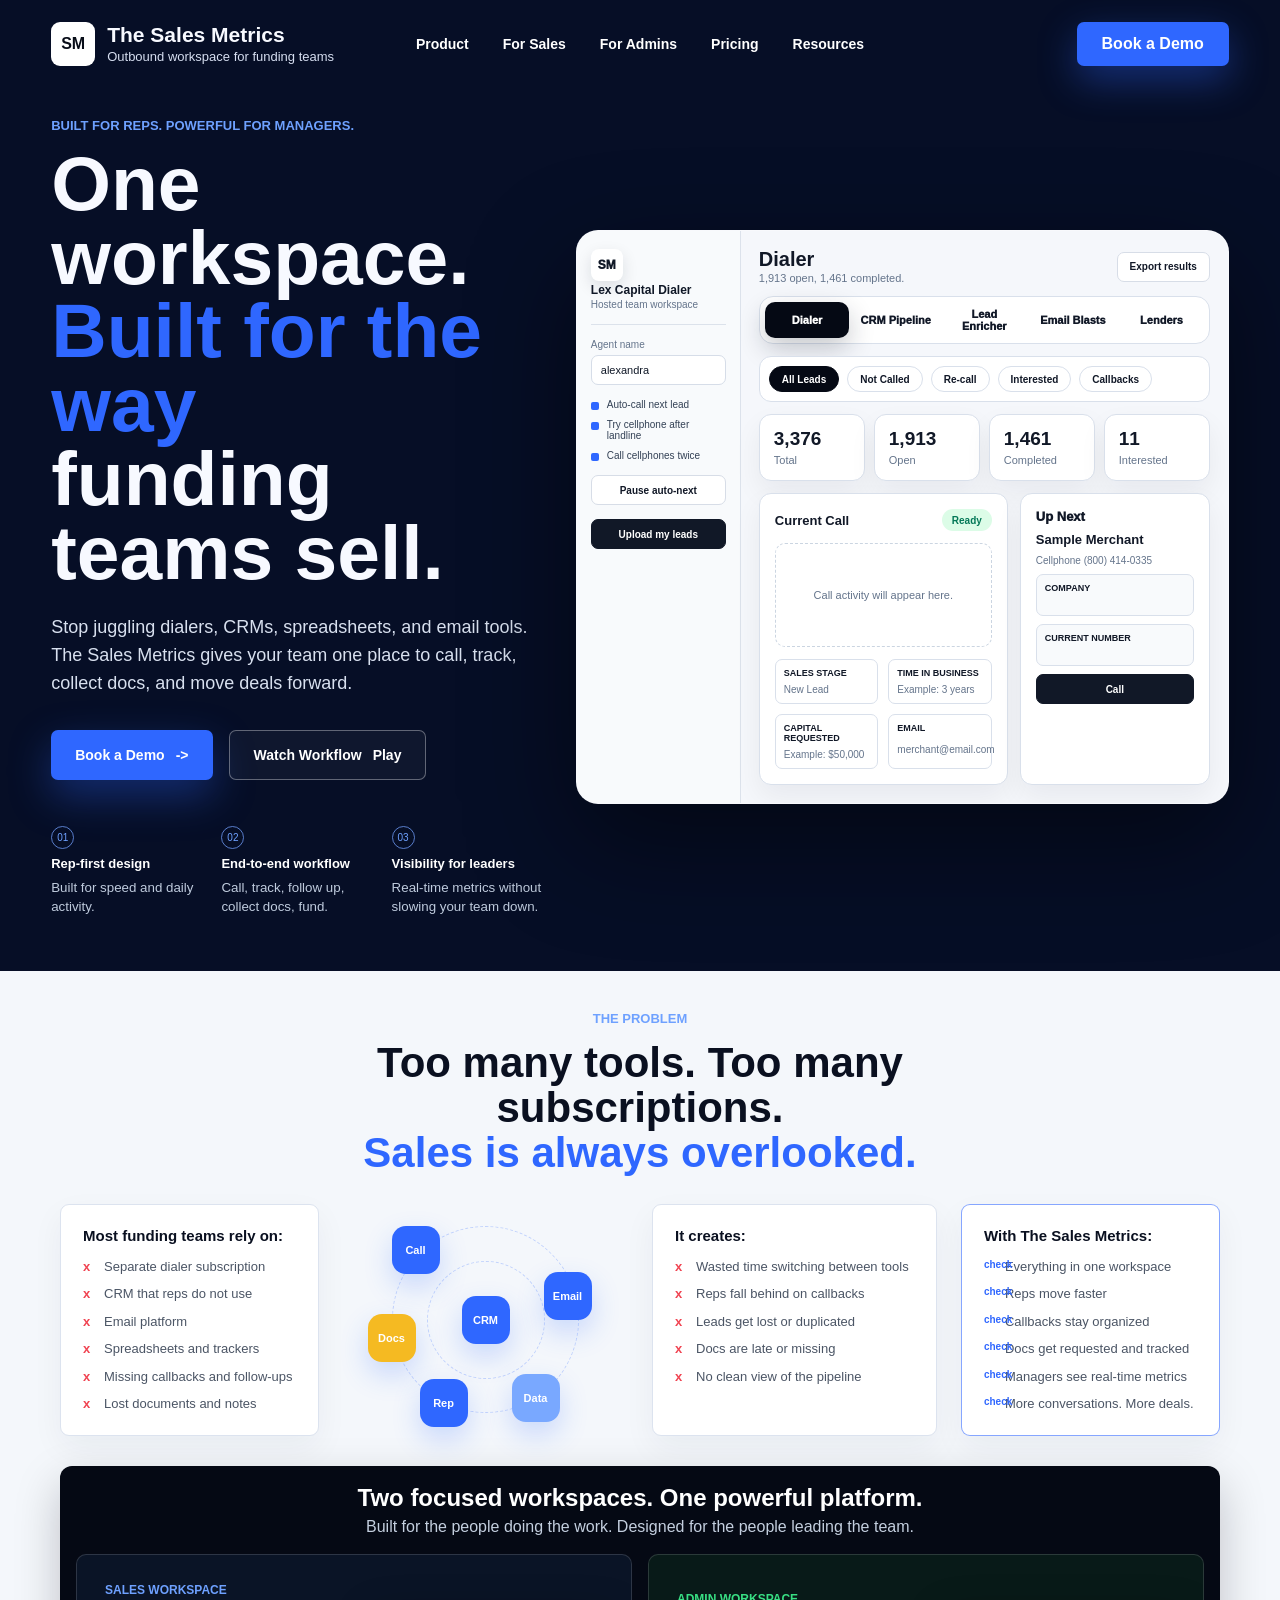
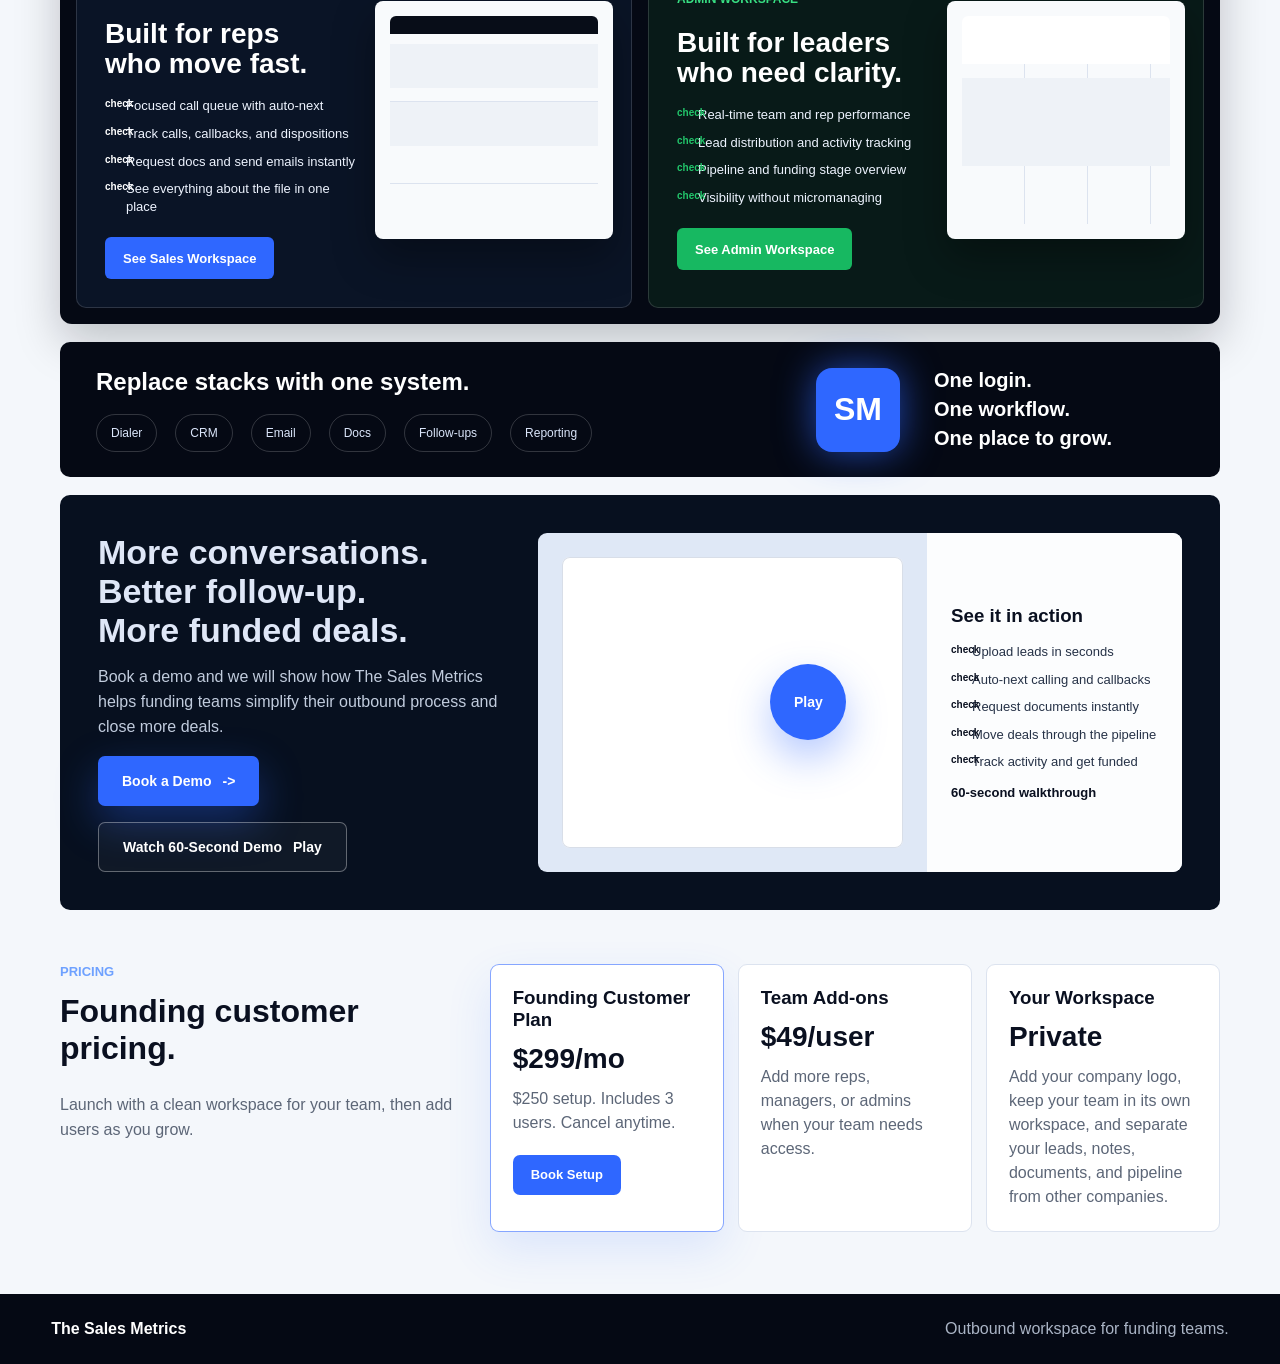
<file: index.html>
<!doctype html>
<html lang="en">
<head>
  <meta charset="utf-8">
  <meta name="viewport" content="width=device-width, initial-scale=1">
  <title>The Sales Metrics | Funding Dialer and CRM Workspace</title>
  <meta name="description" content="The Sales Metrics is an outbound workspace for funding teams: dialer, CRM pipeline, documents, follow-ups, reporting, and email tools in one platform.">
  <link rel="stylesheet" href="styles.css">
</head>
<body>
  <header class="site-header">
    <a class="brand" href="#top" aria-label="The Sales Metrics home">
      <span class="brand-mark">SM</span>
      <span>
        <strong>The Sales Metrics</strong>
        <small>Outbound workspace for funding teams</small>
      </span>
    </a>
    <nav class="nav-links" aria-label="Primary navigation">
      <a href="#product">Product</a>
      <a href="#sales">For Sales</a>
      <a href="#admins">For Admins</a>
      <a href="#pricing">Pricing</a>
      <a href="#resources">Resources</a>
    </nav>
    <a class="header-action" href="mailto:alexandra@lexcapitalgroup.net?subject=The%20Sales%20Metrics%20demo">Book a Demo</a>
  </header>

  <main id="top">
    <section class="hero">
      <div class="hero-copy">
        <p class="eyebrow">Built for reps. Powerful for managers.</p>
        <h1>One workspace.<br><span>Built for the way</span><br>funding teams sell.</h1>
        <p>Stop juggling dialers, CRMs, spreadsheets, and email tools. The Sales Metrics gives your team one place to call, track, collect docs, and move deals forward.</p>
        <div class="hero-actions">
          <a class="primary-action" href="mailto:alexandra@lexcapitalgroup.net?subject=The%20Sales%20Metrics%20demo">Book a Demo <span>-></span></a>
          <a class="secondary-action" href="#demo">Watch Workflow <span>Play</span></a>
        </div>
        <div class="hero-points">
          <article>
            <span>01</span>
            <strong>Rep-first design</strong>
            <small>Built for speed and daily activity.</small>
          </article>
          <article>
            <span>02</span>
            <strong>End-to-end workflow</strong>
            <small>Call, track, follow up, collect docs, fund.</small>
          </article>
          <article>
            <span>03</span>
            <strong>Visibility for leaders</strong>
            <small>Real-time metrics without slowing your team down.</small>
          </article>
        </div>
      </div>

      <div class="hero-product" aria-label="Interactive The Sales Metrics product preview">
        <div class="interactive-preview" data-active-preview="dialer">
          <aside class="preview-rail">
            <div class="preview-logo">
              <span>SM</span>
              <strong>Lex Capital Dialer</strong>
              <small>Hosted team workspace</small>
            </div>
            <div class="preview-field">
              <small>Agent name</small>
              <span>alexandra</span>
            </div>
            <div class="preview-checks">
              <span>Auto-call next lead</span>
              <span>Try cellphone after landline</span>
              <span>Call cellphones twice</span>
            </div>
            <button type="button">Pause auto-next</button>
            <button type="button">Upload my leads</button>
          </aside>

          <section class="preview-workspace">
            <div class="preview-header">
              <div>
                <h3 data-preview-title>Dialer</h3>
                <p data-preview-subtitle>1,913 open, 1,461 completed.</p>
              </div>
              <button type="button">Export results</button>
            </div>

            <div class="preview-nav" role="tablist" aria-label="Preview sections">
              <button class="is-active" type="button" data-preview-tab="dialer">Dialer</button>
              <button type="button" data-preview-tab="pipeline">CRM Pipeline</button>
              <button type="button" data-preview-tab="enrichment">Lead Enricher</button>
              <button type="button" data-preview-tab="campaigns">Email Blasts</button>
              <button type="button" data-preview-tab="lenders">Lenders</button>
            </div>

            <div class="preview-pills" data-preview-pills>
              <button class="is-active" type="button">All Leads</button>
              <button type="button">Not Called</button>
              <button type="button">Re-call</button>
              <button type="button">Interested</button>
              <button type="button">Callbacks</button>
            </div>

            <div class="preview-stats" data-preview-stats>
              <article><strong>3,376</strong><small>Total</small></article>
              <article><strong>1,913</strong><small>Open</small></article>
              <article><strong>1,461</strong><small>Completed</small></article>
              <article><strong>11</strong><small>Interested</small></article>
            </div>

            <div class="preview-body" data-preview-body>
              <div class="preview-panel main-panel">
                <div class="panel-title">
                  <strong>Current Call</strong>
                  <span>Ready</span>
                </div>
                <div class="call-placeholder">Call activity will appear here.</div>
                <div class="mini-form">
                  <label>Sales stage<span>New Lead</span></label>
                  <label>Time in business<span>Example: 3 years</span></label>
                  <label>Capital requested<span>Example: $50,000</span></label>
                  <label>Email<span>merchant@email.com</span></label>
                </div>
              </div>
              <aside class="preview-panel next-card">
                <span>Up Next</span>
                <strong>Sample Merchant</strong>
                <small>Cellphone (800) 414-0335</small>
                <div>Company</div>
                <div>Current number</div>
                <button type="button">Call</button>
              </aside>
            </div>
          </section>
        </div>
      </div>
    </section>

    <section class="problem" id="product">
      <p class="eyebrow center">The problem</p>
      <h2>Too many tools. Too many subscriptions.<br><span>Sales is always overlooked.</span></h2>
      <div class="problem-grid">
        <article class="list-card">
          <h3>Most funding teams rely on:</h3>
          <ul>
            <li>Separate dialer subscription</li>
            <li>CRM that reps do not use</li>
            <li>Email platform</li>
            <li>Spreadsheets and trackers</li>
            <li>Missing callbacks and follow-ups</li>
            <li>Lost documents and notes</li>
          </ul>
        </article>
        <article class="tool-orbit" aria-label="Disconnected sales tools">
          <span>Call</span><span>CRM</span><span>Email</span><span>Docs</span><span>Rep</span><span>Data</span>
        </article>
        <article class="list-card">
          <h3>It creates:</h3>
          <ul>
            <li>Wasted time switching between tools</li>
            <li>Reps fall behind on callbacks</li>
            <li>Leads get lost or duplicated</li>
            <li>Docs are late or missing</li>
            <li>No clean view of the pipeline</li>
          </ul>
        </article>
        <article class="list-card positive">
          <h3>With The Sales Metrics:</h3>
          <ul>
            <li>Everything in one workspace</li>
            <li>Reps move faster</li>
            <li>Callbacks stay organized</li>
            <li>Docs get requested and tracked</li>
            <li>Managers see real-time metrics</li>
            <li>More conversations. More deals.</li>
          </ul>
        </article>
      </div>
    </section>

    <section class="workspace-strip">
      <div class="section-title">
        <h2>Two focused workspaces. One powerful platform.</h2>
        <p>Built for the people doing the work. Designed for the people leading the team.</p>
      </div>
      <div class="workspace-grid">
        <article class="workspace-card sales-card" id="sales">
          <p class="card-label">Sales workspace</p>
          <h3>Built for reps<br>who move fast.</h3>
          <ul>
            <li>Focused call queue with auto-next</li>
            <li>Track calls, callbacks, and dispositions</li>
            <li>Request docs and send emails instantly</li>
            <li>See everything about the file in one place</li>
          </ul>
          <a href="mailto:alexandra@lexcapitalgroup.net?subject=Sales%20workspace%20demo">See Sales Workspace</a>
          <div class="small-preview sales-preview"></div>
        </article>
        <article class="workspace-card admin-card" id="admins">
          <p class="card-label">Admin workspace</p>
          <h3>Built for leaders<br>who need clarity.</h3>
          <ul>
            <li>Real-time team and rep performance</li>
            <li>Lead distribution and activity tracking</li>
            <li>Pipeline and funding stage overview</li>
            <li>Visibility without micromanaging</li>
          </ul>
          <a href="mailto:alexandra@lexcapitalgroup.net?subject=Admin%20workspace%20demo">See Admin Workspace</a>
          <div class="small-preview admin-preview"></div>
        </article>
      </div>
    </section>

    <section class="system-row" id="resources">
      <div>
        <h2>Replace stacks with one system.</h2>
        <div class="stack-flow">
          <span>Dialer</span><span>CRM</span><span>Email</span><span>Docs</span><span>Follow-ups</span><span>Reporting</span>
        </div>
      </div>
      <strong>SM</strong>
      <p>One login.<br>One workflow.<br>One place to grow.</p>
    </section>

    <section class="demo-panel" id="demo">
      <div>
        <h2>More conversations.<br>Better follow-up.<br>More funded deals.</h2>
        <p>Book a demo and we will show how The Sales Metrics helps funding teams simplify their outbound process and close more deals.</p>
        <div class="hero-actions">
          <a class="primary-action" href="mailto:alexandra@lexcapitalgroup.net?subject=The%20Sales%20Metrics%20demo">Book a Demo <span>-></span></a>
          <a class="secondary-action" href="mailto:alexandra@lexcapitalgroup.net?subject=60-second%20demo%20request">Watch 60-Second Demo <span>Play</span></a>
        </div>
      </div>
      <div class="demo-card">
        <a class="demo-play-button" href="mailto:alexandra@lexcapitalgroup.net?subject=60-second%20demo%20request">Play</a>
        <aside>
          <h3>See it in action</h3>
          <ul>
            <li>Upload leads in seconds</li>
            <li>Auto-next calling and callbacks</li>
            <li>Request documents instantly</li>
            <li>Move deals through the pipeline</li>
            <li>Track activity and get funded</li>
          </ul>
          <strong>60-second walkthrough</strong>
        </aside>
      </div>
    </section>

    <section class="pricing" id="pricing">
      <div>
        <p class="eyebrow">Pricing</p>
        <h2>Founding customer pricing.</h2>
        <p class="pricing-note">Launch with a clean workspace for your team, then add users as you grow.</p>
      </div>
      <div class="pricing-grid">
        <article class="featured-price">
          <h3>Founding Customer Plan</h3>
          <strong>$299/mo</strong>
          <p>$250 setup. Includes 3 users. Cancel anytime.</p>
          <a href="mailto:alexandra@lexcapitalgroup.net?subject=Founding%20customer%20plan">Book Setup</a>
        </article>
        <article>
          <h3>Team Add-ons</h3>
          <strong>$49/user</strong>
          <p>Add more reps, managers, or admins when your team needs access.</p>
        </article>
        <article>
          <h3>Your Workspace</h3>
          <strong>Private</strong>
          <p>Add your company logo, keep your team in its own workspace, and separate your leads, notes, documents, and pipeline from other companies.</p>
        </article>
      </div>
    </section>
  </main>

  <footer class="site-footer">
    <span>The Sales Metrics</span>
    <span>Outbound workspace for funding teams.</span>
  </footer>
  <script>
    const previewData = {
      dialer: {
        title: "Dialer",
        subtitle: "1,913 open, 1,461 completed.",
        pills: ["All Leads", "Not Called", "Re-call", "Interested", "Callbacks"],
        stats: [["3,376", "Total"], ["1,913", "Open"], ["1,461", "Completed"], ["11", "Interested"]],
        body: `
          <div class="preview-panel main-panel">
            <div class="panel-title"><strong>Current Call</strong><span>Ready</span></div>
            <div class="call-placeholder">Call activity will appear here.</div>
            <div class="mini-form">
              <label>Sales stage<span>New Lead</span></label>
              <label>Time in business<span>Example: 3 years</span></label>
              <label>Capital requested<span>Example: $50,000</span></label>
              <label>Email<span>merchant@email.com</span></label>
            </div>
          </div>
          <aside class="preview-panel next-card">
            <span>Up Next</span>
            <strong>Sample Merchant</strong>
            <small>Cellphone (800) 414-0335</small>
            <div>Company</div><div>Current number</div>
            <button type="button">Call</button>
          </aside>`
      },
      pipeline: {
        title: "CRM Pipeline",
        subtitle: "Track docs, lenders, offers, funding, and dead files.",
        pills: ["Docs Requested", "Docs Received", "With Lenders", "Offers", "Funded"],
        stats: [["204", "Active clients"], ["38", "With lenders"], ["14", "Offers"], ["6", "Funded"]],
        body: `
          <div class="preview-panel table-panel">
            <div class="panel-title"><strong>Pipeline Files</strong><span>Live</span></div>
            <div class="preview-row"><strong>Business Example 1</strong><span>Docs Requested</span><button type="button">Open File</button></div>
            <div class="preview-row"><strong>Business Example 2</strong><span>With Lenders</span><button type="button">Open File</button></div>
            <div class="preview-row"><strong>Business Example 3</strong><span>Offer Received</span><button type="button">Open File</button></div>
          </div>`
      },
      enrichment: {
        title: "Lead Enricher",
        subtitle: "Clean lead data before reps start calling.",
        pills: ["All Leads", "Needs Research", "Missing Email", "Missing Phone"],
        stats: [["3,078", "Leads"], ["618", "Need research"], ["412", "Missing email"], ["206", "Ready"]],
        body: `
          <div class="preview-panel table-panel">
            <div class="panel-title"><strong>Research Queue</strong><span>Auto enrich</span></div>
            <div class="preview-row"><strong>Best Day Ever Clothing</strong><span>3 missing</span><button type="button">Auto Enrich</button></div>
            <div class="preview-row"><strong>Abilities Diner</strong><span>Website found</span><button type="button">Save</button></div>
            <div class="preview-row"><strong>West Coast Funding</strong><span>Phone found</span><button type="button">Save</button></div>
          </div>`
      },
      campaigns: {
        title: "Email Blasts",
        subtitle: "Validate leads, send tests, and schedule daily batches.",
        pills: ["Audience", "Campaign", "Template", "Daily limit", "Send window"],
        stats: [["166", "Recipients"], ["151", "Validated"], ["25", "Daily limit"], ["0", "Invalid"]],
        body: `
          <div class="preview-panel table-panel">
            <div class="panel-title"><strong>Campaign Builder</strong><span>Ready</span></div>
            <div class="preview-row"><strong>Docs Request</strong><span>alexandra@lexcapitalgroup.net</span><button type="button">Send 25 Today</button></div>
            <div class="preview-row"><strong>Follow-up</strong><span>Validated leads only</span><button type="button">Send Test</button></div>
          </div>`
      },
      lenders: {
        title: "Lenders",
        subtitle: "Keep lender lists organized by category.",
        pills: ["Test", "A Lenders", "B Lenders", "B-to-C Lenders", "Other"],
        stats: [["92", "Total"], ["88", "Active"], ["4", "Inactive"], ["5", "Categories"]],
        body: `
          <div class="preview-panel table-panel">
            <div class="panel-title"><strong>Lender Book</strong><span>Shared</span></div>
            <div class="preview-row"><strong>Lender 1</strong><span>A Lenders</span><button type="button">Select</button></div>
            <div class="preview-row"><strong>Lender 2</strong><span>B Lenders</span><button type="button">Select</button></div>
            <div class="preview-row"><strong>Lender 3</strong><span>B-to-C Lenders</span><button type="button">Select</button></div>
          </div>`
      }
    };

    document.querySelectorAll("[data-preview-tab]").forEach((button) => {
      button.addEventListener("click", () => {
        const key = button.dataset.previewTab;
        const preview = previewData[key];
        document.querySelectorAll("[data-preview-tab]").forEach((tab) => tab.classList.toggle("is-active", tab === button));
        document.querySelector("[data-preview-title]").textContent = preview.title;
        document.querySelector("[data-preview-subtitle]").textContent = preview.subtitle;
        document.querySelector("[data-preview-pills]").innerHTML = preview.pills.map((pill, index) => `<button class="${index === 0 ? "is-active" : ""}" type="button">${pill}</button>`).join("");
        document.querySelector("[data-preview-stats]").innerHTML = preview.stats.map(([value, label]) => `<article><strong>${value}</strong><small>${label}</small></article>`).join("");
        document.querySelector("[data-preview-body]").innerHTML = preview.body;
      });
    });

    document.addEventListener("click", (event) => {
      const pill = event.target.closest("[data-preview-pills] button");
      if (!pill) return;
      pill.parentElement.querySelectorAll("button").forEach((button) => {
        button.classList.toggle("is-active", button === pill);
      });
    });
  </script>
</body>
</html>
</file>
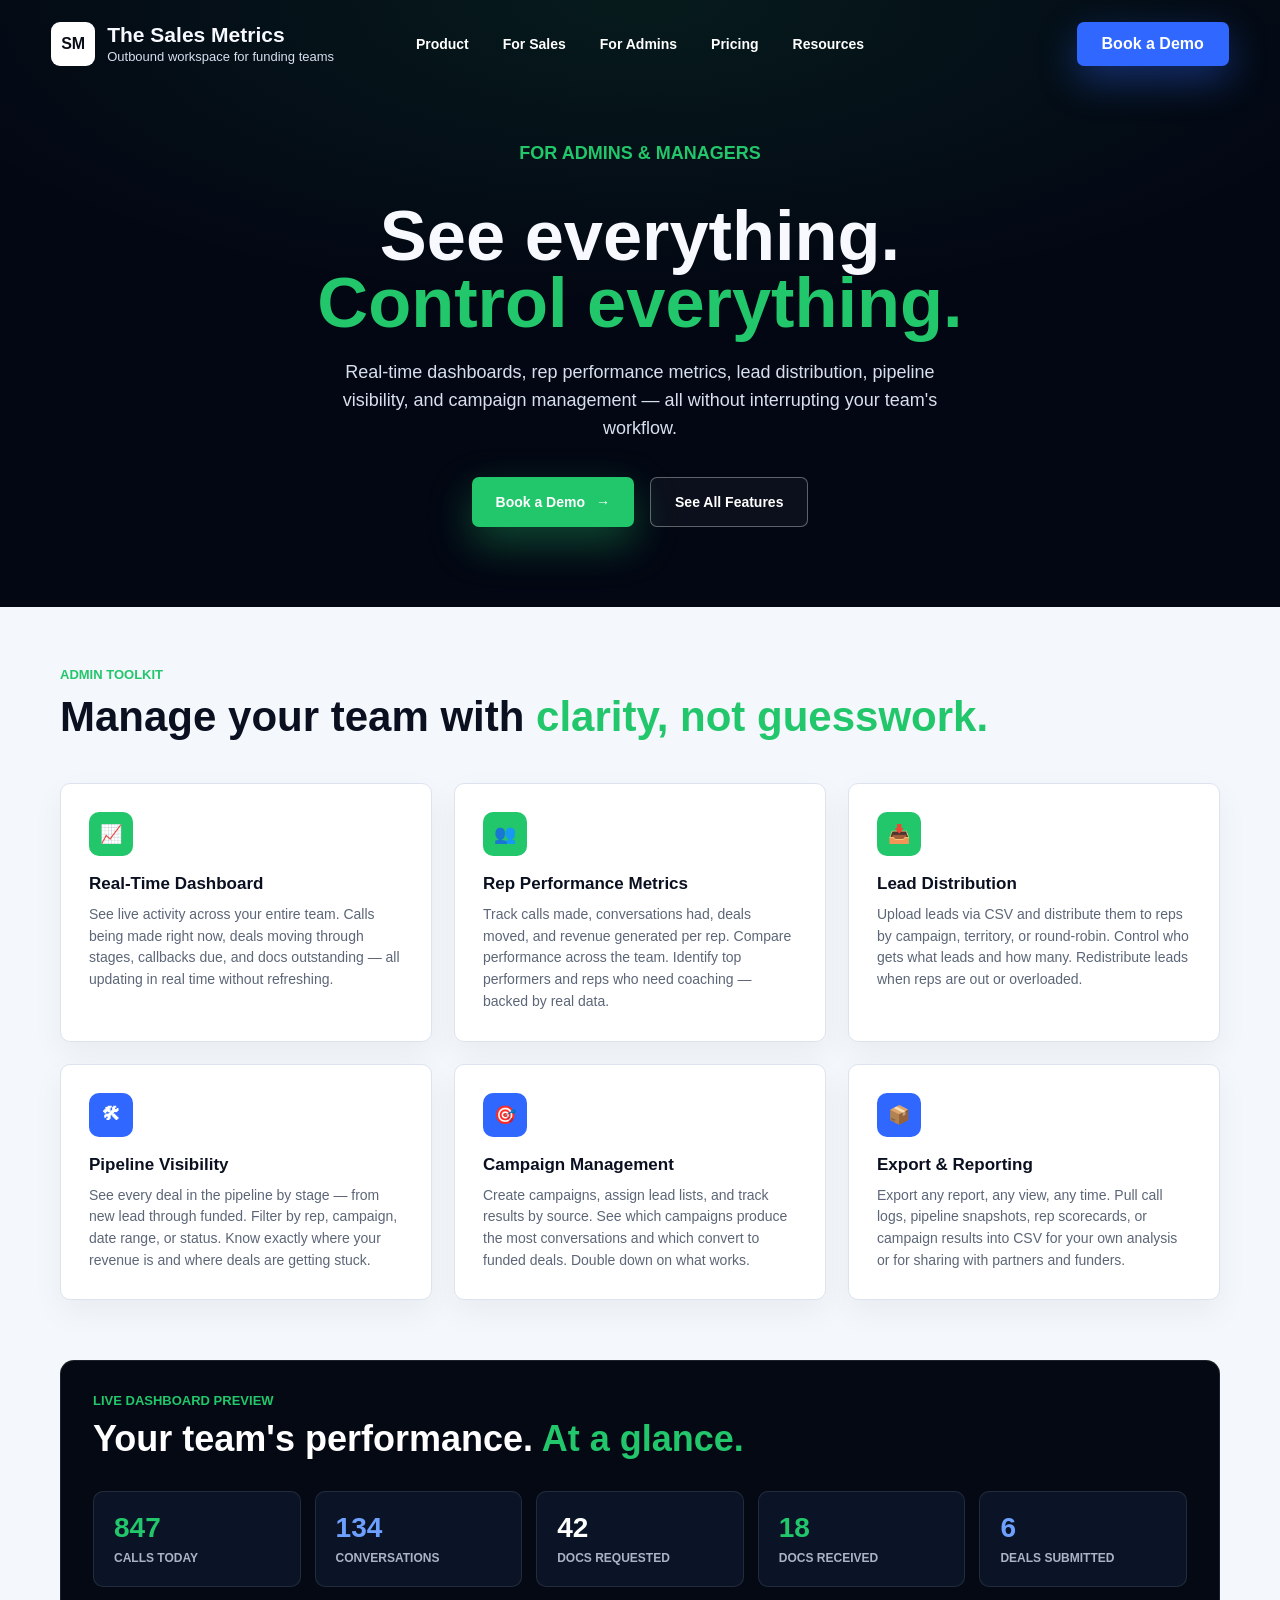
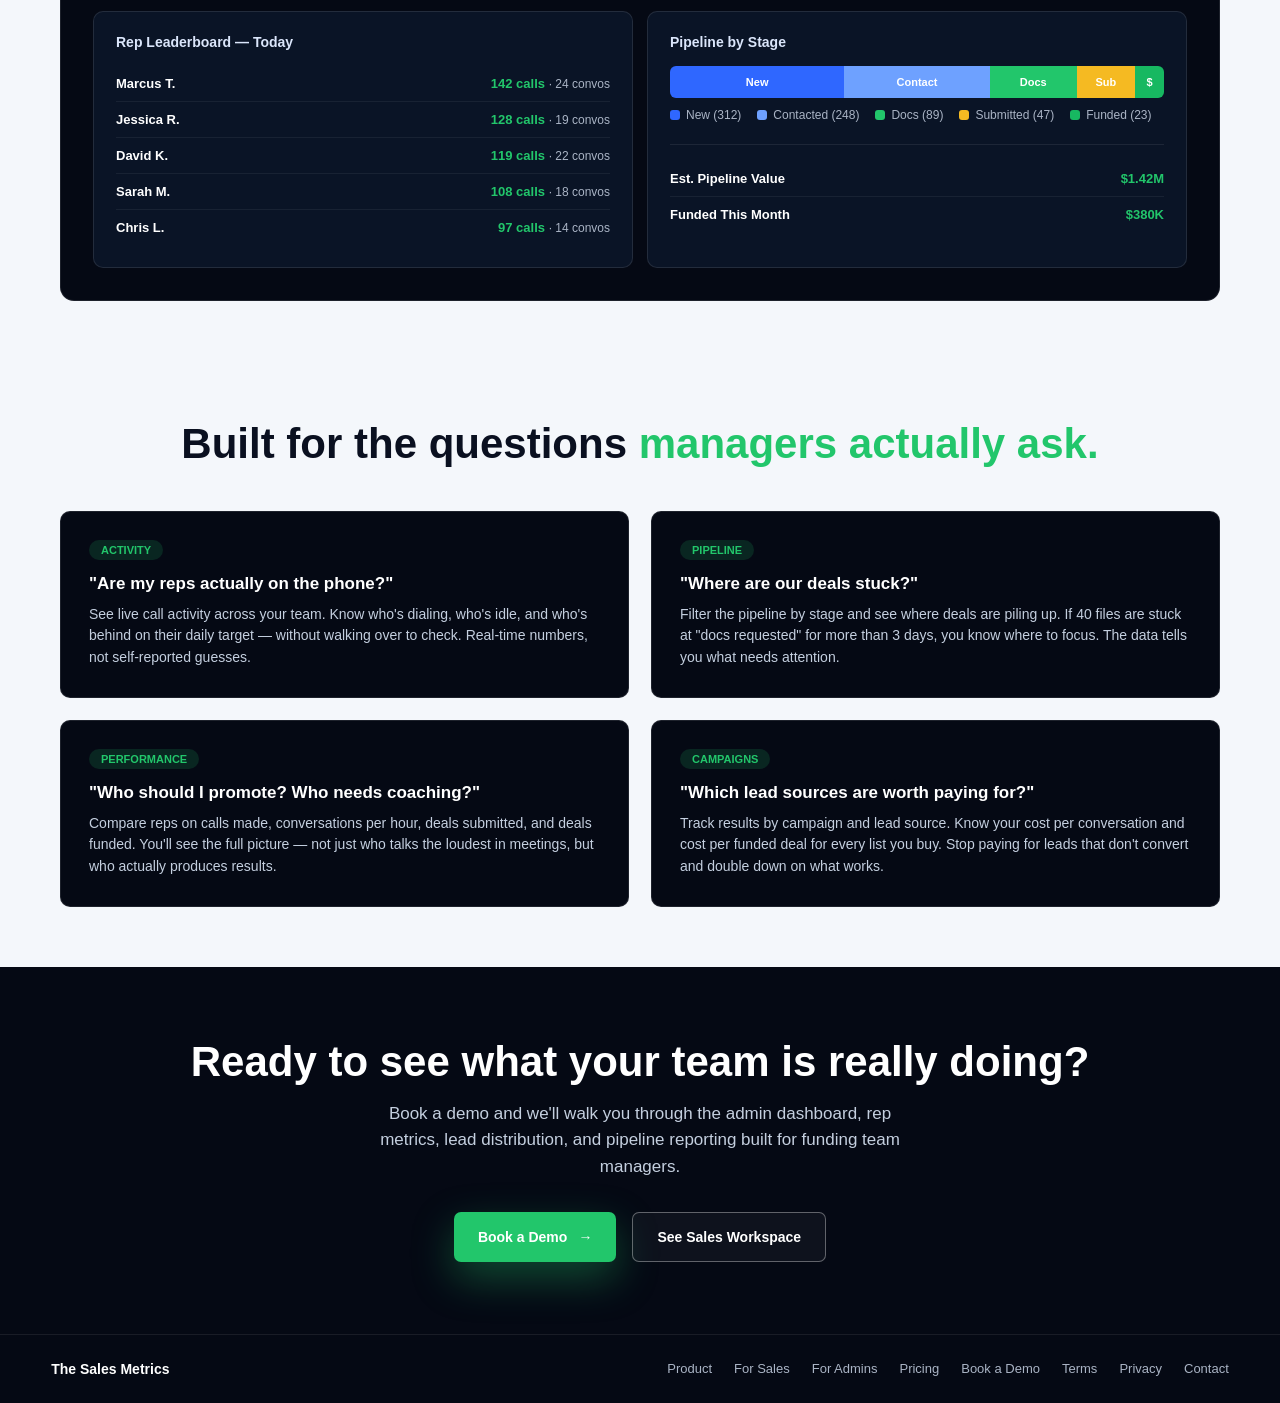
<file: for-admins.html>
<!doctype html>
<html lang="en">
<head>
  <meta charset="utf-8">
  <meta name="viewport" content="width=device-width, initial-scale=1">
  <title>For Admins & Managers | The Sales Metrics — Real-Time Team Visibility</title>
  <meta name="description" content="The Sales Metrics gives funding team managers real-time dashboards, rep performance metrics, lead distribution, pipeline visibility, campaign management, and exportable reports.">
  <link rel="stylesheet" href="styles.css">
  <style>
    .page-hero {
      position: relative;
      display: flex;
      flex-direction: column;
      align-items: center;
      text-align: center;
      padding: 140px clamp(22px, 4vw, 64px) 80px;
      color: var(--text);
      background: #030713;
      overflow: hidden;
    }
    .page-hero::before {
      content: "";
      position: absolute;
      inset: 0;
      background: radial-gradient(ellipse 60% 50% at 50% 0%, rgba(34,198,107,.1), transparent);
    }
    .page-hero > * { position: relative; z-index: 1; }
    .page-hero h1 { margin-bottom: 22px; font-size: clamp(40px, 5.5vw, 72px); line-height: .96; }
    .page-hero h1 span { color: var(--green, #22c66b); }
    .page-hero > p { max-width: 620px; margin-bottom: 34px; color: #d8e0ef; font-size: 18px; line-height: 1.55; }

    .features-section {
      width: min(1160px, calc(100% - 44px));
      margin: 0 auto;
      padding: 60px 0;
    }
    .features-section .section-label {
      margin: 0 0 12px;
      color: var(--green, #22c66b);
      font-size: 13px;
      font-weight: 900;
      text-transform: uppercase;
    }
    .features-section h2 {
      margin-bottom: 44px;
      font-size: clamp(28px, 4vw, 42px);
      line-height: 1.08;
    }
    .features-section h2 span { color: var(--green, #22c66b); }

    .feature-grid {
      display: grid;
      grid-template-columns: repeat(3, 1fr);
      gap: 22px;
    }
    .feature-card {
      padding: 28px;
      border: 1px solid #dce3ef;
      border-radius: 10px;
      background: #fff;
      box-shadow: 0 12px 32px rgba(19,33,56,.05);
    }
    .feature-card .icon {
      display: grid;
      width: 44px;
      height: 44px;
      place-items: center;
      margin-bottom: 18px;
      border-radius: 10px;
      color: #fff;
      font-size: 18px;
      font-weight: 900;
    }
    .feature-card .icon.green { background: var(--green, #22c66b); }
    .feature-card .icon.blue { background: var(--blue); }
    .feature-card h3 { margin-bottom: 10px; font-size: 17px; }
    .feature-card p { margin: 0; color: #5c6677; font-size: 14px; line-height: 1.55; }

    .dashboard-section {
      width: min(1160px, calc(100% - 44px));
      margin: 0 auto;
      padding: 0 0 60px;
    }
    .dashboard-mockup {
      border-radius: 14px;
      background: #050914;
      border: 1px solid rgba(255,255,255,.1);
      padding: 32px;
      color: #fff;
    }
    .dashboard-mockup .section-label {
      margin: 0 0 12px;
      color: var(--green, #22c66b);
      font-size: 13px;
      font-weight: 900;
      text-transform: uppercase;
    }
    .dashboard-mockup h2 {
      margin-bottom: 32px;
      font-size: clamp(24px, 3.5vw, 36px);
      line-height: 1.08;
    }
    .dashboard-mockup h2 span { color: var(--green, #22c66b); }
    .dash-stats {
      display: grid;
      grid-template-columns: repeat(5, 1fr);
      gap: 14px;
      margin-bottom: 24px;
    }
    .dash-stat {
      padding: 20px;
      border-radius: 10px;
      background: var(--panel, #0a1426);
      border: 1px solid rgba(255,255,255,.1);
    }
    .dash-stat strong {
      display: block;
      font-size: 28px;
      margin-bottom: 4px;
    }
    .dash-stat strong.green-num { color: var(--green, #22c66b); }
    .dash-stat strong.blue-num { color: var(--blue-2, #6ea1ff); }
    .dash-stat strong.white-num { color: #fff; }
    .dash-stat span { color: #aab4c5; font-size: 12px; font-weight: 700; text-transform: uppercase; }

    .dash-panels {
      display: grid;
      grid-template-columns: 1fr 1fr;
      gap: 14px;
    }
    .dash-panel {
      padding: 22px;
      border-radius: 10px;
      background: var(--panel, #0a1426);
      border: 1px solid rgba(255,255,255,.1);
    }
    .dash-panel h4 { margin-bottom: 16px; font-size: 14px; color: #dbe6fb; }
    .rep-row {
      display: flex;
      justify-content: space-between;
      align-items: center;
      padding: 10px 0;
      border-bottom: 1px solid rgba(255,255,255,.06);
      font-size: 13px;
    }
    .rep-row:last-child { border-bottom: none; }
    .rep-row .name { color: #fff; font-weight: 700; }
    .rep-row .metric { color: var(--green, #22c66b); font-weight: 900; }
    .rep-row .sub { color: #aab4c5; font-size: 12px; }

    .pipeline-bar {
      display: flex;
      height: 32px;
      border-radius: 6px;
      overflow: hidden;
      margin-bottom: 10px;
    }
    .pipeline-bar div { display: flex; align-items: center; justify-content: center; font-size: 11px; font-weight: 900; color: #fff; }
    .pipeline-bar .stage-new { background: #2f67ff; flex: 3; }
    .pipeline-bar .stage-contacted { background: #6ea1ff; flex: 2.5; }
    .pipeline-bar .stage-docs { background: #22c66b; flex: 1.5; }
    .pipeline-bar .stage-submitted { background: #f5ba22; flex: 1; }
    .pipeline-bar .stage-funded { background: #17b861; flex: 0.5; }
    .pipeline-legend {
      display: flex;
      flex-wrap: wrap;
      gap: 16px;
    }
    .pipeline-legend span {
      display: flex;
      align-items: center;
      gap: 6px;
      color: #aab4c5;
      font-size: 12px;
    }
    .pipeline-legend span::before {
      content: "";
      display: block;
      width: 10px;
      height: 10px;
      border-radius: 3px;
    }
    .legend-new::before { background: #2f67ff !important; }
    .legend-contacted::before { background: #6ea1ff !important; }
    .legend-docs::before { background: #22c66b !important; }
    .legend-submitted::before { background: #f5ba22 !important; }
    .legend-funded::before { background: #17b861 !important; }

    .use-cases {
      width: min(1160px, calc(100% - 44px));
      margin: 0 auto;
      padding: 60px 0;
    }
    .use-cases h2 {
      text-align: center;
      margin-bottom: 44px;
      font-size: clamp(28px, 4vw, 42px);
      line-height: 1.08;
    }
    .use-cases h2 span { color: var(--green, #22c66b); }
    .use-grid {
      display: grid;
      grid-template-columns: repeat(2, 1fr);
      gap: 22px;
    }
    .use-card {
      padding: 28px;
      border-radius: 10px;
      background: #050914;
      color: #fff;
      border: 1px solid rgba(255,255,255,.1);
    }
    .use-card h3 { margin-bottom: 10px; font-size: 17px; color: #fff; }
    .use-card p { margin: 0; color: #c4cfdf; font-size: 14px; line-height: 1.55; }
    .use-card .tag {
      display: inline-flex;
      align-items: center;
      padding: 4px 12px;
      margin-bottom: 14px;
      border-radius: 999px;
      background: rgba(34,198,107,.15);
      color: var(--green, #22c66b);
      font-size: 11px;
      font-weight: 900;
      text-transform: uppercase;
    }

    .full-width-cta {
      display: flex;
      flex-direction: column;
      align-items: center;
      text-align: center;
      padding: 72px clamp(22px, 4vw, 64px);
      color: #fff;
      background: #050914;
    }
    .full-width-cta h2 { margin-bottom: 16px; font-size: clamp(28px, 4vw, 42px); line-height: 1.1; }
    .full-width-cta p { max-width: 520px; margin-bottom: 32px; color: #c4cfdf; font-size: 17px; line-height: 1.55; }

    .page-footer {
      display: flex;
      flex-wrap: wrap;
      justify-content: space-between;
      align-items: center;
      gap: 18px;
      padding: 26px clamp(22px, 4vw, 64px);
      color: #aab4c5;
      background: #050914;
      border-top: 1px solid rgba(255,255,255,.08);
      font-size: 13px;
    }
    .page-footer a:hover { color: #fff; }
    .footer-links { display: flex; flex-wrap: wrap; gap: 22px; }
    .footer-brand { color: #fff; font-weight: 900; font-size: 14px; }

    @media (max-width: 1050px) {
      .feature-grid { grid-template-columns: repeat(2, 1fr); }
      .dash-stats { grid-template-columns: repeat(3, 1fr); }
      .dash-panels, .use-grid { grid-template-columns: 1fr; }
    }
    @media (max-width: 720px) {
      .feature-grid, .dash-stats { grid-template-columns: 1fr; }
      .page-footer { flex-direction: column; text-align: center; }
      .footer-links { justify-content: center; }
      .dashboard-mockup { padding: 18px; }
      .use-grid { grid-template-columns: 1fr; }
    }
  </style>
</head>
<body>
  <header class="site-header">
    <a class="brand" href="/" aria-label="The Sales Metrics home">
      <span class="brand-mark">SM</span>
      <span>
        <strong>The Sales Metrics</strong>
        <small>Outbound workspace for funding teams</small>
      </span>
    </a>
    <nav class="nav-links" aria-label="Primary navigation">
      <a href="/product.html">Product</a>
      <a href="/for-sales.html">For Sales</a>
      <a href="/for-admins.html">For Admins</a>
      <a href="/#pricing">Pricing</a>
      <a href="/#resources">Resources</a>
    </nav>
    <a class="header-action" href="mailto:alexandra@lexcapitalgroup.net?subject=The%20Sales%20Metrics%20demo">Book a Demo</a>
  </header>

  <main>
    <!-- Hero -->
    <section class="page-hero">
      <p class="eyebrow" style="color: var(--green, #22c66b);">For Admins & Managers</p>
      <h1>See everything.<br><span>Control everything.</span></h1>
      <p>Real-time dashboards, rep performance metrics, lead distribution, pipeline visibility, and campaign management — all without interrupting your team's workflow.</p>
      <div class="hero-actions">
        <a class="primary-action" href="mailto:alexandra@lexcapitalgroup.net?subject=The%20Sales%20Metrics%20demo%20-%20Admin" style="background: var(--green, #22c66b); box-shadow: 0 16px 42px rgba(34,198,107,.35);">Book a Demo <span>&rarr;</span></a>
        <a class="secondary-action" href="/product.html">See All Features</a>
      </div>
    </section>

    <!-- Admin Features -->
    <section class="features-section">
      <p class="section-label">Admin Toolkit</p>
      <h2>Manage your team with <span>clarity, not guesswork.</span></h2>
      <div class="feature-grid">
        <article class="feature-card">
          <div class="icon green">&#128200;</div>
          <h3>Real-Time Dashboard</h3>
          <p>See live activity across your entire team. Calls being made right now, deals moving through stages, callbacks due, and docs outstanding — all updating in real time without refreshing.</p>
        </article>
        <article class="feature-card">
          <div class="icon green">&#128101;</div>
          <h3>Rep Performance Metrics</h3>
          <p>Track calls made, conversations had, deals moved, and revenue generated per rep. Compare performance across the team. Identify top performers and reps who need coaching — backed by real data.</p>
        </article>
        <article class="feature-card">
          <div class="icon green">&#128229;</div>
          <h3>Lead Distribution</h3>
          <p>Upload leads via CSV and distribute them to reps by campaign, territory, or round-robin. Control who gets what leads and how many. Redistribute leads when reps are out or overloaded.</p>
        </article>
        <article class="feature-card">
          <div class="icon blue">&#128736;</div>
          <h3>Pipeline Visibility</h3>
          <p>See every deal in the pipeline by stage — from new lead through funded. Filter by rep, campaign, date range, or status. Know exactly where your revenue is and where deals are getting stuck.</p>
        </article>
        <article class="feature-card">
          <div class="icon blue">&#127919;</div>
          <h3>Campaign Management</h3>
          <p>Create campaigns, assign lead lists, and track results by source. See which campaigns produce the most conversations and which convert to funded deals. Double down on what works.</p>
        </article>
        <article class="feature-card">
          <div class="icon blue">&#128230;</div>
          <h3>Export & Reporting</h3>
          <p>Export any report, any view, any time. Pull call logs, pipeline snapshots, rep scorecards, or campaign results into CSV for your own analysis or for sharing with partners and funders.</p>
        </article>
      </div>
    </section>

    <!-- Dashboard Mockup -->
    <section class="dashboard-section">
      <div class="dashboard-mockup">
        <p class="section-label">Live Dashboard Preview</p>
        <h2>Your team's performance. <span>At a glance.</span></h2>

        <div class="dash-stats">
          <div class="dash-stat">
            <strong class="green-num">847</strong>
            <span>Calls Today</span>
          </div>
          <div class="dash-stat">
            <strong class="blue-num">134</strong>
            <span>Conversations</span>
          </div>
          <div class="dash-stat">
            <strong class="white-num">42</strong>
            <span>Docs Requested</span>
          </div>
          <div class="dash-stat">
            <strong class="green-num">18</strong>
            <span>Docs Received</span>
          </div>
          <div class="dash-stat">
            <strong class="blue-num">6</strong>
            <span>Deals Submitted</span>
          </div>
        </div>

        <div class="dash-panels">
          <div class="dash-panel">
            <h4>Rep Leaderboard — Today</h4>
            <div class="rep-row">
              <span class="name">Marcus T.</span>
              <span><span class="metric">142 calls</span> <span class="sub">&middot; 24 convos</span></span>
            </div>
            <div class="rep-row">
              <span class="name">Jessica R.</span>
              <span><span class="metric">128 calls</span> <span class="sub">&middot; 19 convos</span></span>
            </div>
            <div class="rep-row">
              <span class="name">David K.</span>
              <span><span class="metric">119 calls</span> <span class="sub">&middot; 22 convos</span></span>
            </div>
            <div class="rep-row">
              <span class="name">Sarah M.</span>
              <span><span class="metric">108 calls</span> <span class="sub">&middot; 18 convos</span></span>
            </div>
            <div class="rep-row">
              <span class="name">Chris L.</span>
              <span><span class="metric">97 calls</span> <span class="sub">&middot; 14 convos</span></span>
            </div>
          </div>
          <div class="dash-panel">
            <h4>Pipeline by Stage</h4>
            <div class="pipeline-bar">
              <div class="stage-new">New</div>
              <div class="stage-contacted">Contact</div>
              <div class="stage-docs">Docs</div>
              <div class="stage-submitted">Sub</div>
              <div class="stage-funded">$</div>
            </div>
            <div class="pipeline-legend">
              <span class="legend-new">New (312)</span>
              <span class="legend-contacted">Contacted (248)</span>
              <span class="legend-docs">Docs (89)</span>
              <span class="legend-submitted">Submitted (47)</span>
              <span class="legend-funded">Funded (23)</span>
            </div>
            <div style="margin-top: 22px; padding-top: 16px; border-top: 1px solid rgba(255,255,255,.08);">
              <div class="rep-row">
                <span class="name">Est. Pipeline Value</span>
                <span class="metric">$1.42M</span>
              </div>
              <div class="rep-row">
                <span class="name">Funded This Month</span>
                <span class="metric">$380K</span>
              </div>
            </div>
          </div>
        </div>
      </div>
    </section>

    <!-- Use Cases -->
    <section class="use-cases">
      <h2>Built for the questions <span>managers actually ask.</span></h2>
      <div class="use-grid">
        <div class="use-card">
          <span class="tag">Activity</span>
          <h3>"Are my reps actually on the phone?"</h3>
          <p>See live call activity across your team. Know who's dialing, who's idle, and who's behind on their daily target — without walking over to check. Real-time numbers, not self-reported guesses.</p>
        </div>
        <div class="use-card">
          <span class="tag">Pipeline</span>
          <h3>"Where are our deals stuck?"</h3>
          <p>Filter the pipeline by stage and see where deals are piling up. If 40 files are stuck at "docs requested" for more than 3 days, you know where to focus. The data tells you what needs attention.</p>
        </div>
        <div class="use-card">
          <span class="tag">Performance</span>
          <h3>"Who should I promote? Who needs coaching?"</h3>
          <p>Compare reps on calls made, conversations per hour, deals submitted, and deals funded. You'll see the full picture — not just who talks the loudest in meetings, but who actually produces results.</p>
        </div>
        <div class="use-card">
          <span class="tag">Campaigns</span>
          <h3>"Which lead sources are worth paying for?"</h3>
          <p>Track results by campaign and lead source. Know your cost per conversation and cost per funded deal for every list you buy. Stop paying for leads that don't convert and double down on what works.</p>
        </div>
      </div>
    </section>

    <!-- CTA -->
    <section class="full-width-cta">
      <h2>Ready to see what your team is really doing?</h2>
      <p>Book a demo and we'll walk you through the admin dashboard, rep metrics, lead distribution, and pipeline reporting built for funding team managers.</p>
      <div class="hero-actions">
        <a class="primary-action" href="mailto:alexandra@lexcapitalgroup.net?subject=The%20Sales%20Metrics%20demo%20-%20Admin" style="background: var(--green, #22c66b); box-shadow: 0 16px 42px rgba(34,198,107,.35);">Book a Demo <span>&rarr;</span></a>
        <a class="secondary-action" href="/for-sales.html">See Sales Workspace</a>
      </div>
    </section>
  </main>

  <footer class="page-footer">
    <span class="footer-brand">The Sales Metrics</span>
    <div class="footer-links">
      <a href="/product.html">Product</a>
      <a href="/for-sales.html">For Sales</a>
      <a href="/for-admins.html">For Admins</a>
      <a href="/#pricing">Pricing</a>
      <a href="mailto:alexandra@lexcapitalgroup.net?subject=The%20Sales%20Metrics%20demo">Book a Demo</a>
      <a href="/#terms">Terms</a>
      <a href="/#privacy">Privacy</a>
      <a href="mailto:alexandra@lexcapitalgroup.net?subject=Contact%20The%20Sales%20Metrics">Contact</a>
    </div>
  </footer>
</body>
</html>
</file>
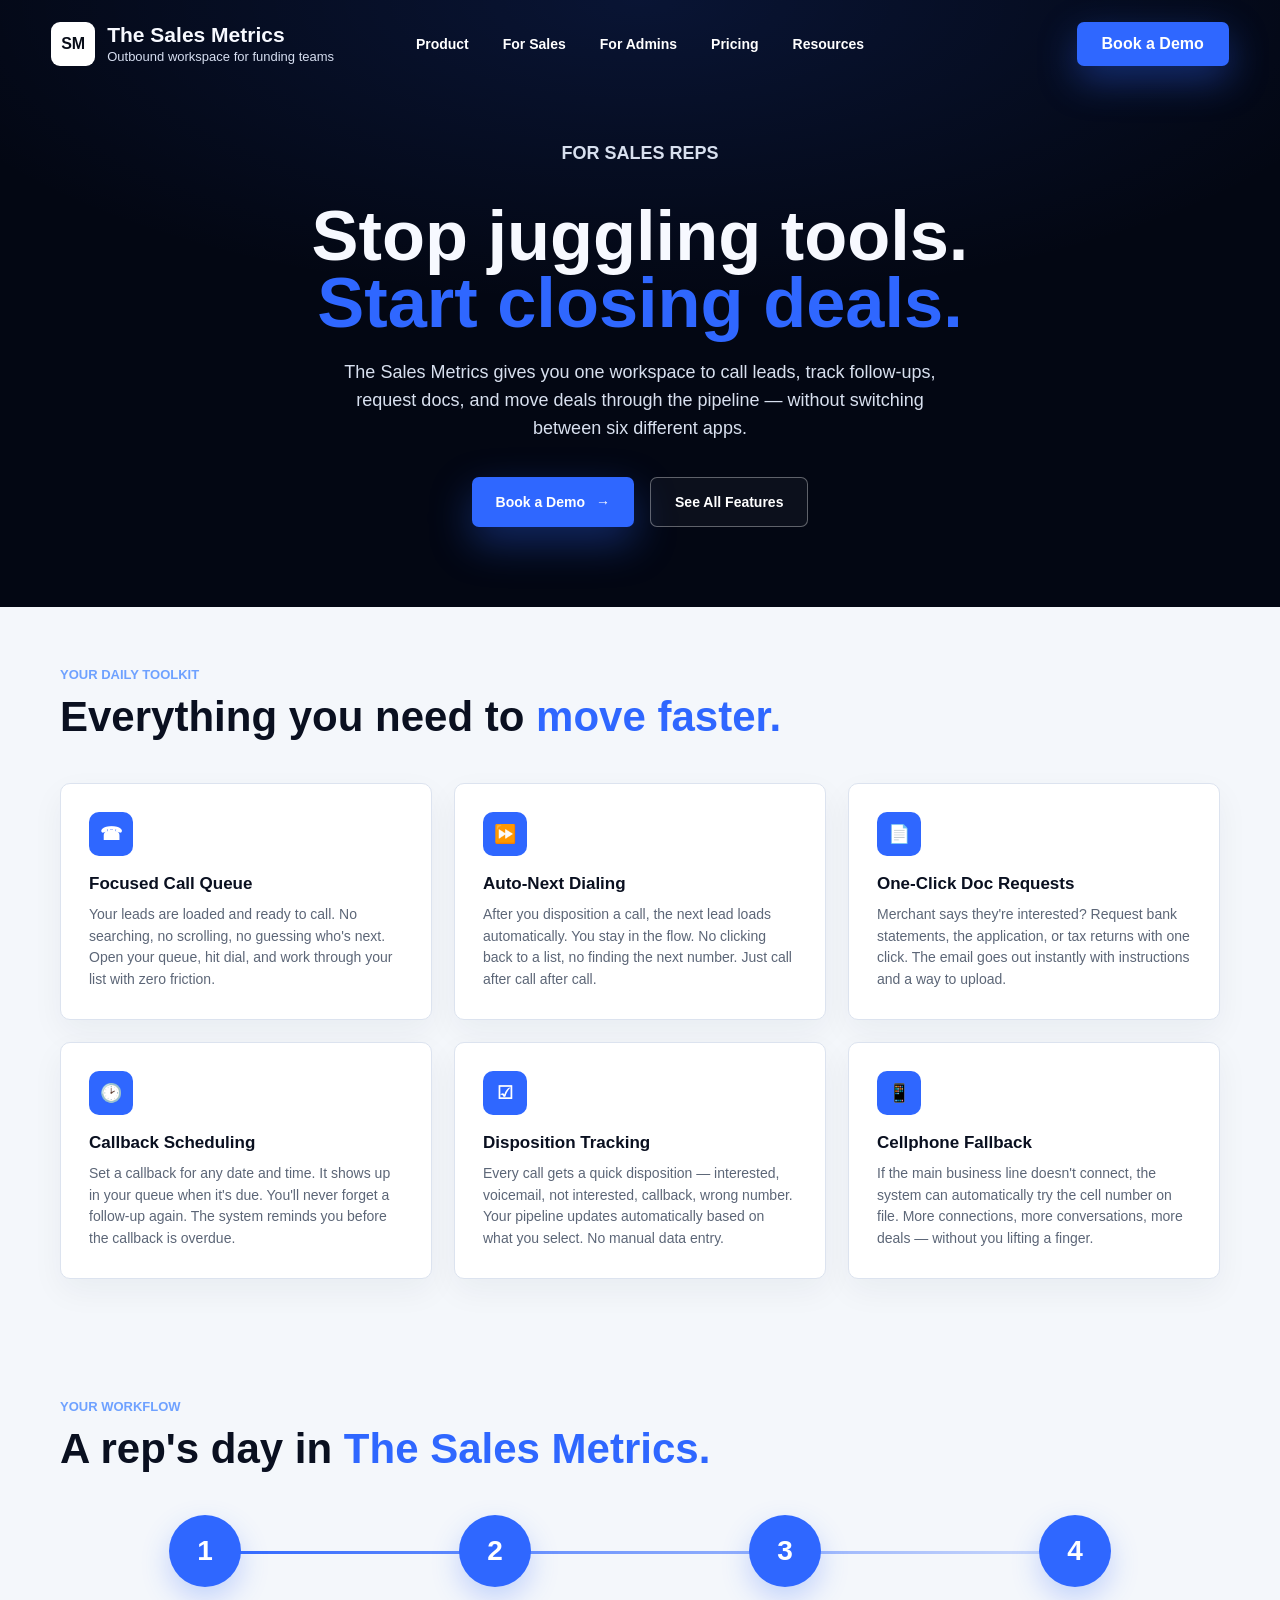
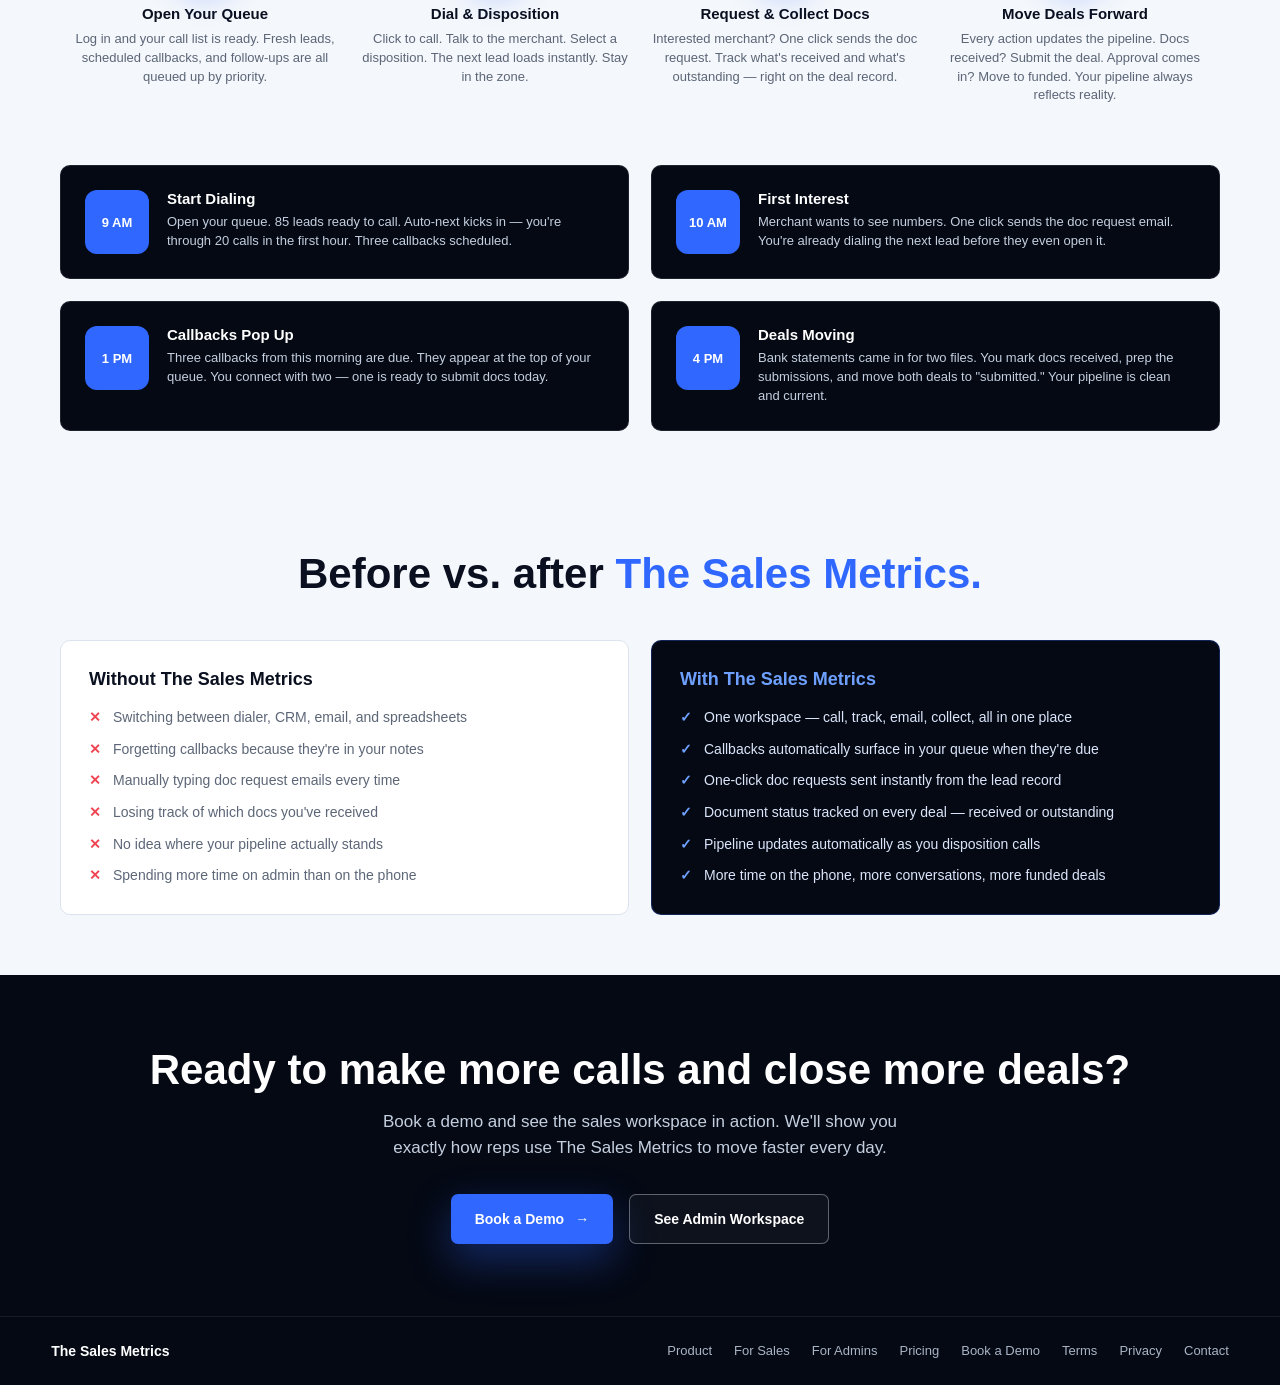
<file: for-sales.html>
<!doctype html>
<html lang="en">
<head>
  <meta charset="utf-8">
  <meta name="viewport" content="width=device-width, initial-scale=1">
  <title>For Sales Reps | The Sales Metrics — Call Faster, Close More Deals</title>
  <meta name="description" content="The Sales Metrics gives funding sales reps a focused call queue, auto-next dialing, one-click doc requests, callback scheduling, and disposition tracking in one workspace.">
  <link rel="stylesheet" href="styles.css">
  <style>
    .page-hero {
      position: relative;
      display: flex;
      flex-direction: column;
      align-items: center;
      text-align: center;
      padding: 140px clamp(22px, 4vw, 64px) 80px;
      color: var(--text);
      background: #030713;
      overflow: hidden;
    }
    .page-hero::before {
      content: "";
      position: absolute;
      inset: 0;
      background: radial-gradient(ellipse 60% 50% at 50% 0%, rgba(47,103,255,.14), transparent);
    }
    .page-hero > * { position: relative; z-index: 1; }
    .page-hero h1 { margin-bottom: 22px; font-size: clamp(40px, 5.5vw, 72px); line-height: .96; }
    .page-hero h1 span { color: var(--blue); }
    .page-hero > p { max-width: 620px; margin-bottom: 34px; color: #d8e0ef; font-size: 18px; line-height: 1.55; }

    .features-section {
      width: min(1160px, calc(100% - 44px));
      margin: 0 auto;
      padding: 60px 0;
    }
    .features-section .section-label {
      margin: 0 0 12px;
      color: var(--blue-2, #6ea1ff);
      font-size: 13px;
      font-weight: 900;
      text-transform: uppercase;
    }
    .features-section h2 {
      margin-bottom: 44px;
      font-size: clamp(28px, 4vw, 42px);
      line-height: 1.08;
    }
    .features-section h2 span { color: var(--blue); }

    .feature-grid {
      display: grid;
      grid-template-columns: repeat(3, 1fr);
      gap: 22px;
    }
    .feature-card {
      padding: 28px;
      border: 1px solid #dce3ef;
      border-radius: 10px;
      background: #fff;
      box-shadow: 0 12px 32px rgba(19,33,56,.05);
    }
    .feature-card .icon {
      display: grid;
      width: 44px;
      height: 44px;
      place-items: center;
      margin-bottom: 18px;
      border-radius: 10px;
      color: #fff;
      background: var(--blue);
      font-size: 18px;
      font-weight: 900;
    }
    .feature-card h3 { margin-bottom: 10px; font-size: 17px; }
    .feature-card p { margin: 0; color: #5c6677; font-size: 14px; line-height: 1.55; }

    .workflow-section {
      width: min(1160px, calc(100% - 44px));
      margin: 0 auto;
      padding: 60px 0 40px;
    }
    .workflow-section .section-label {
      margin: 0 0 12px;
      color: var(--blue-2, #6ea1ff);
      font-size: 13px;
      font-weight: 900;
      text-transform: uppercase;
    }
    .workflow-section h2 {
      margin-bottom: 44px;
      font-size: clamp(28px, 4vw, 42px);
      line-height: 1.08;
    }
    .workflow-section h2 span { color: var(--blue); }

    .workflow-steps {
      display: grid;
      grid-template-columns: repeat(4, 1fr);
      gap: 0;
      position: relative;
    }
    .workflow-steps::before {
      content: "";
      position: absolute;
      top: 36px;
      left: 12.5%;
      right: 12.5%;
      height: 3px;
      background: linear-gradient(90deg, var(--blue), rgba(47,103,255,.2));
      border-radius: 2px;
    }
    .workflow-step {
      text-align: center;
      position: relative;
      padding: 0 12px;
    }
    .step-num {
      display: grid;
      width: 72px;
      height: 72px;
      place-items: center;
      margin: 0 auto 18px;
      border-radius: 50%;
      background: var(--blue);
      color: #fff;
      font-size: 28px;
      font-weight: 900;
      position: relative;
      z-index: 1;
      box-shadow: 0 12px 28px rgba(47,103,255,.25);
    }
    .workflow-step h3 { font-size: 15px; margin-bottom: 8px; }
    .workflow-step p { color: #5c6677; font-size: 13px; line-height: 1.45; margin: 0; }

    .day-in-life {
      width: min(1160px, calc(100% - 44px));
      margin: 0 auto;
      padding: 20px 0 60px;
    }
    .day-grid {
      display: grid;
      grid-template-columns: 1fr 1fr;
      gap: 22px;
    }
    .day-card {
      display: flex;
      gap: 18px;
      padding: 24px;
      border-radius: 10px;
      background: #050914;
      color: #fff;
      border: 1px solid rgba(255,255,255,.1);
    }
    .day-card .time {
      flex-shrink: 0;
      display: flex;
      align-items: center;
      justify-content: center;
      width: 64px;
      height: 64px;
      border-radius: 12px;
      background: var(--blue);
      font-weight: 900;
      font-size: 13px;
    }
    .day-card h4 { margin-bottom: 6px; font-size: 15px; }
    .day-card p { margin: 0; color: #c4cfdf; font-size: 13px; line-height: 1.45; }

    .compare-section {
      width: min(1160px, calc(100% - 44px));
      margin: 0 auto;
      padding: 60px 0;
    }
    .compare-section h2 {
      text-align: center;
      margin-bottom: 44px;
      font-size: clamp(28px, 4vw, 42px);
      line-height: 1.08;
    }
    .compare-section h2 span { color: var(--blue); }
    .compare-grid {
      display: grid;
      grid-template-columns: 1fr 1fr;
      gap: 22px;
    }
    .compare-card {
      padding: 28px;
      border-radius: 10px;
    }
    .compare-card.old {
      background: #fff;
      border: 1px solid #dce3ef;
    }
    .compare-card.new {
      background: #050914;
      color: #fff;
      border: 1px solid rgba(47,103,255,.3);
    }
    .compare-card h3 { margin-bottom: 18px; font-size: 18px; }
    .compare-card.new h3 { color: var(--blue-2, #6ea1ff); }
    .compare-list {
      list-style: none;
      padding: 0;
      margin: 0;
      display: grid;
      gap: 12px;
    }
    .compare-list li {
      position: relative;
      padding-left: 24px;
      font-size: 14px;
      line-height: 1.4;
    }
    .compare-list li::before {
      position: absolute;
      left: 0;
      font-weight: 900;
    }
    .old .compare-list li { color: #5c6677; }
    .old .compare-list li::before { content: "✕"; color: #f04452; }
    .new .compare-list li { color: #dbe6fb; }
    .new .compare-list li::before { content: "✓"; color: var(--blue-2, #6ea1ff); }

    .full-width-cta {
      display: flex;
      flex-direction: column;
      align-items: center;
      text-align: center;
      padding: 72px clamp(22px, 4vw, 64px);
      color: #fff;
      background: #050914;
    }
    .full-width-cta h2 { margin-bottom: 16px; font-size: clamp(28px, 4vw, 42px); line-height: 1.1; }
    .full-width-cta p { max-width: 520px; margin-bottom: 32px; color: #c4cfdf; font-size: 17px; line-height: 1.55; }

    .page-footer {
      display: flex;
      flex-wrap: wrap;
      justify-content: space-between;
      align-items: center;
      gap: 18px;
      padding: 26px clamp(22px, 4vw, 64px);
      color: #aab4c5;
      background: #050914;
      border-top: 1px solid rgba(255,255,255,.08);
      font-size: 13px;
    }
    .page-footer a:hover { color: #fff; }
    .footer-links { display: flex; flex-wrap: wrap; gap: 22px; }
    .footer-brand { color: #fff; font-weight: 900; font-size: 14px; }

    @media (max-width: 1050px) {
      .feature-grid { grid-template-columns: repeat(2, 1fr); }
      .workflow-steps { grid-template-columns: repeat(2, 1fr); gap: 28px; }
      .workflow-steps::before { display: none; }
      .day-grid, .compare-grid { grid-template-columns: 1fr; }
    }
    @media (max-width: 720px) {
      .feature-grid, .workflow-steps { grid-template-columns: 1fr; }
      .page-footer { flex-direction: column; text-align: center; }
      .footer-links { justify-content: center; }
    }
  </style>
</head>
<body>
  <header class="site-header">
    <a class="brand" href="/" aria-label="The Sales Metrics home">
      <span class="brand-mark">SM</span>
      <span>
        <strong>The Sales Metrics</strong>
        <small>Outbound workspace for funding teams</small>
      </span>
    </a>
    <nav class="nav-links" aria-label="Primary navigation">
      <a href="/product.html">Product</a>
      <a href="/for-sales.html">For Sales</a>
      <a href="/for-admins.html">For Admins</a>
      <a href="/#pricing">Pricing</a>
      <a href="/#resources">Resources</a>
    </nav>
    <a class="header-action" href="mailto:alexandra@lexcapitalgroup.net?subject=The%20Sales%20Metrics%20demo">Book a Demo</a>
  </header>

  <main>
    <!-- Hero -->
    <section class="page-hero">
      <p class="eyebrow">For Sales Reps</p>
      <h1>Stop juggling tools.<br><span>Start closing deals.</span></h1>
      <p>The Sales Metrics gives you one workspace to call leads, track follow-ups, request docs, and move deals through the pipeline — without switching between six different apps.</p>
      <div class="hero-actions">
        <a class="primary-action" href="mailto:alexandra@lexcapitalgroup.net?subject=The%20Sales%20Metrics%20demo%20-%20Sales%20Rep">Book a Demo <span>&rarr;</span></a>
        <a class="secondary-action" href="/product.html">See All Features</a>
      </div>
    </section>

    <!-- Core Rep Features -->
    <section class="features-section">
      <p class="section-label">Your Daily Toolkit</p>
      <h2>Everything you need to <span>move faster.</span></h2>
      <div class="feature-grid">
        <article class="feature-card">
          <div class="icon">&#9742;</div>
          <h3>Focused Call Queue</h3>
          <p>Your leads are loaded and ready to call. No searching, no scrolling, no guessing who's next. Open your queue, hit dial, and work through your list with zero friction.</p>
        </article>
        <article class="feature-card">
          <div class="icon">&#9193;</div>
          <h3>Auto-Next Dialing</h3>
          <p>After you disposition a call, the next lead loads automatically. You stay in the flow. No clicking back to a list, no finding the next number. Just call after call after call.</p>
        </article>
        <article class="feature-card">
          <div class="icon">&#128196;</div>
          <h3>One-Click Doc Requests</h3>
          <p>Merchant says they're interested? Request bank statements, the application, or tax returns with one click. The email goes out instantly with instructions and a way to upload.</p>
        </article>
        <article class="feature-card">
          <div class="icon">&#128337;</div>
          <h3>Callback Scheduling</h3>
          <p>Set a callback for any date and time. It shows up in your queue when it's due. You'll never forget a follow-up again. The system reminds you before the callback is overdue.</p>
        </article>
        <article class="feature-card">
          <div class="icon">&#9745;</div>
          <h3>Disposition Tracking</h3>
          <p>Every call gets a quick disposition — interested, voicemail, not interested, callback, wrong number. Your pipeline updates automatically based on what you select. No manual data entry.</p>
        </article>
        <article class="feature-card">
          <div class="icon">&#128241;</div>
          <h3>Cellphone Fallback</h3>
          <p>If the main business line doesn't connect, the system can automatically try the cell number on file. More connections, more conversations, more deals — without you lifting a finger.</p>
        </article>
      </div>
    </section>

    <!-- Daily Workflow -->
    <section class="workflow-section">
      <p class="section-label">Your Workflow</p>
      <h2>A rep's day in <span>The Sales Metrics.</span></h2>
      <div class="workflow-steps">
        <div class="workflow-step">
          <div class="step-num">1</div>
          <h3>Open Your Queue</h3>
          <p>Log in and your call list is ready. Fresh leads, scheduled callbacks, and follow-ups are all queued up by priority.</p>
        </div>
        <div class="workflow-step">
          <div class="step-num">2</div>
          <h3>Dial & Disposition</h3>
          <p>Click to call. Talk to the merchant. Select a disposition. The next lead loads instantly. Stay in the zone.</p>
        </div>
        <div class="workflow-step">
          <div class="step-num">3</div>
          <h3>Request & Collect Docs</h3>
          <p>Interested merchant? One click sends the doc request. Track what's received and what's outstanding — right on the deal record.</p>
        </div>
        <div class="workflow-step">
          <div class="step-num">4</div>
          <h3>Move Deals Forward</h3>
          <p>Every action updates the pipeline. Docs received? Submit the deal. Approval comes in? Move to funded. Your pipeline always reflects reality.</p>
        </div>
      </div>
    </section>

    <!-- A Day in the Life -->
    <section class="day-in-life">
      <div class="day-grid">
        <div class="day-card">
          <div class="time">9 AM</div>
          <div>
            <h4>Start Dialing</h4>
            <p>Open your queue. 85 leads ready to call. Auto-next kicks in — you're through 20 calls in the first hour. Three callbacks scheduled.</p>
          </div>
        </div>
        <div class="day-card">
          <div class="time">10 AM</div>
          <div>
            <h4>First Interest</h4>
            <p>Merchant wants to see numbers. One click sends the doc request email. You're already dialing the next lead before they even open it.</p>
          </div>
        </div>
        <div class="day-card">
          <div class="time">1 PM</div>
          <div>
            <h4>Callbacks Pop Up</h4>
            <p>Three callbacks from this morning are due. They appear at the top of your queue. You connect with two — one is ready to submit docs today.</p>
          </div>
        </div>
        <div class="day-card">
          <div class="time">4 PM</div>
          <div>
            <h4>Deals Moving</h4>
            <p>Bank statements came in for two files. You mark docs received, prep the submissions, and move both deals to "submitted." Your pipeline is clean and current.</p>
          </div>
        </div>
      </div>
    </section>

    <!-- Before & After -->
    <section class="compare-section">
      <h2>Before vs. after <span>The Sales Metrics.</span></h2>
      <div class="compare-grid">
        <div class="compare-card old">
          <h3>Without The Sales Metrics</h3>
          <ul class="compare-list">
            <li>Switching between dialer, CRM, email, and spreadsheets</li>
            <li>Forgetting callbacks because they're in your notes</li>
            <li>Manually typing doc request emails every time</li>
            <li>Losing track of which docs you've received</li>
            <li>No idea where your pipeline actually stands</li>
            <li>Spending more time on admin than on the phone</li>
          </ul>
        </div>
        <div class="compare-card new">
          <h3>With The Sales Metrics</h3>
          <ul class="compare-list">
            <li>One workspace — call, track, email, collect, all in one place</li>
            <li>Callbacks automatically surface in your queue when they're due</li>
            <li>One-click doc requests sent instantly from the lead record</li>
            <li>Document status tracked on every deal — received or outstanding</li>
            <li>Pipeline updates automatically as you disposition calls</li>
            <li>More time on the phone, more conversations, more funded deals</li>
          </ul>
        </div>
      </div>
    </section>

    <!-- CTA -->
    <section class="full-width-cta">
      <h2>Ready to make more calls and close more deals?</h2>
      <p>Book a demo and see the sales workspace in action. We'll show you exactly how reps use The Sales Metrics to move faster every day.</p>
      <div class="hero-actions">
        <a class="primary-action" href="mailto:alexandra@lexcapitalgroup.net?subject=The%20Sales%20Metrics%20demo%20-%20Sales%20Rep">Book a Demo <span>&rarr;</span></a>
        <a class="secondary-action" href="/for-admins.html">See Admin Workspace</a>
      </div>
    </section>
  </main>

  <footer class="page-footer">
    <span class="footer-brand">The Sales Metrics</span>
    <div class="footer-links">
      <a href="/product.html">Product</a>
      <a href="/for-sales.html">For Sales</a>
      <a href="/for-admins.html">For Admins</a>
      <a href="/#pricing">Pricing</a>
      <a href="mailto:alexandra@lexcapitalgroup.net?subject=The%20Sales%20Metrics%20demo">Book a Demo</a>
      <a href="/#terms">Terms</a>
      <a href="/#privacy">Privacy</a>
      <a href="mailto:alexandra@lexcapitalgroup.net?subject=Contact%20The%20Sales%20Metrics">Contact</a>
    </div>
  </footer>
</body>
</html>
</file>
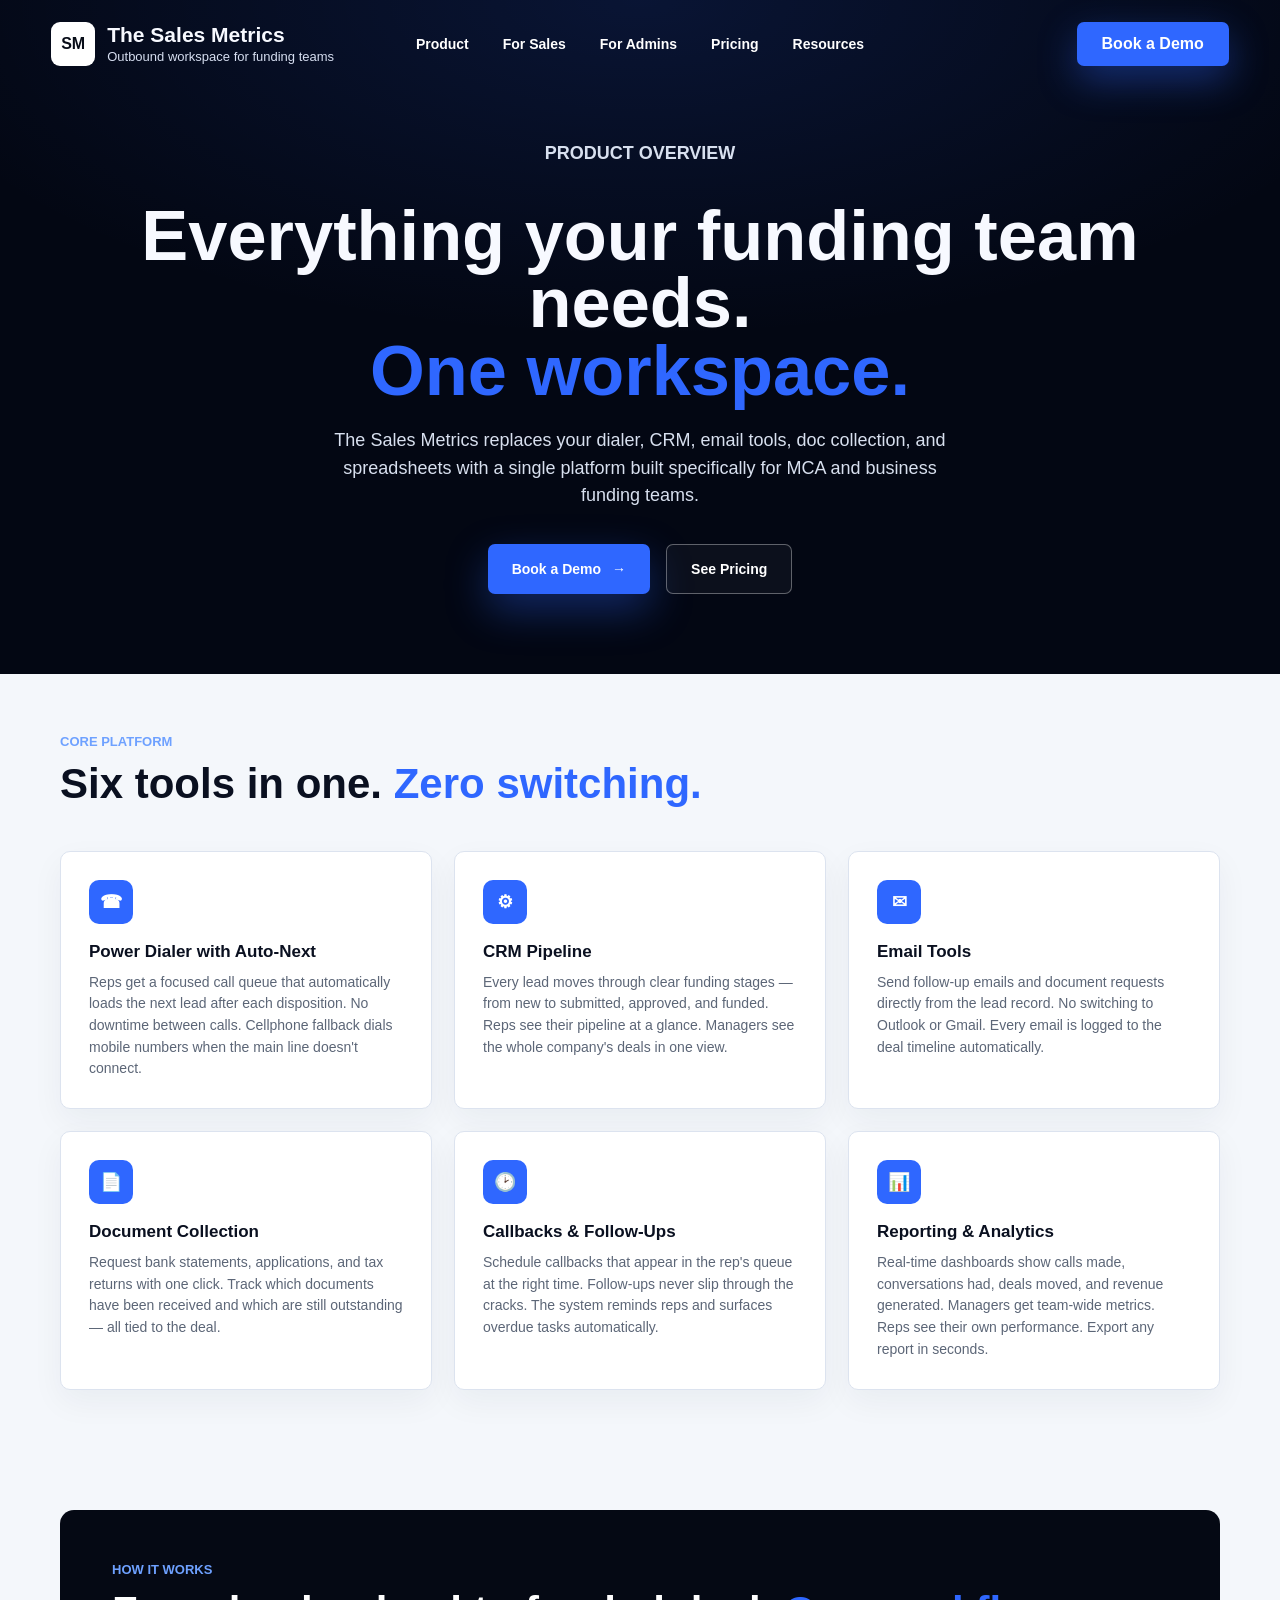
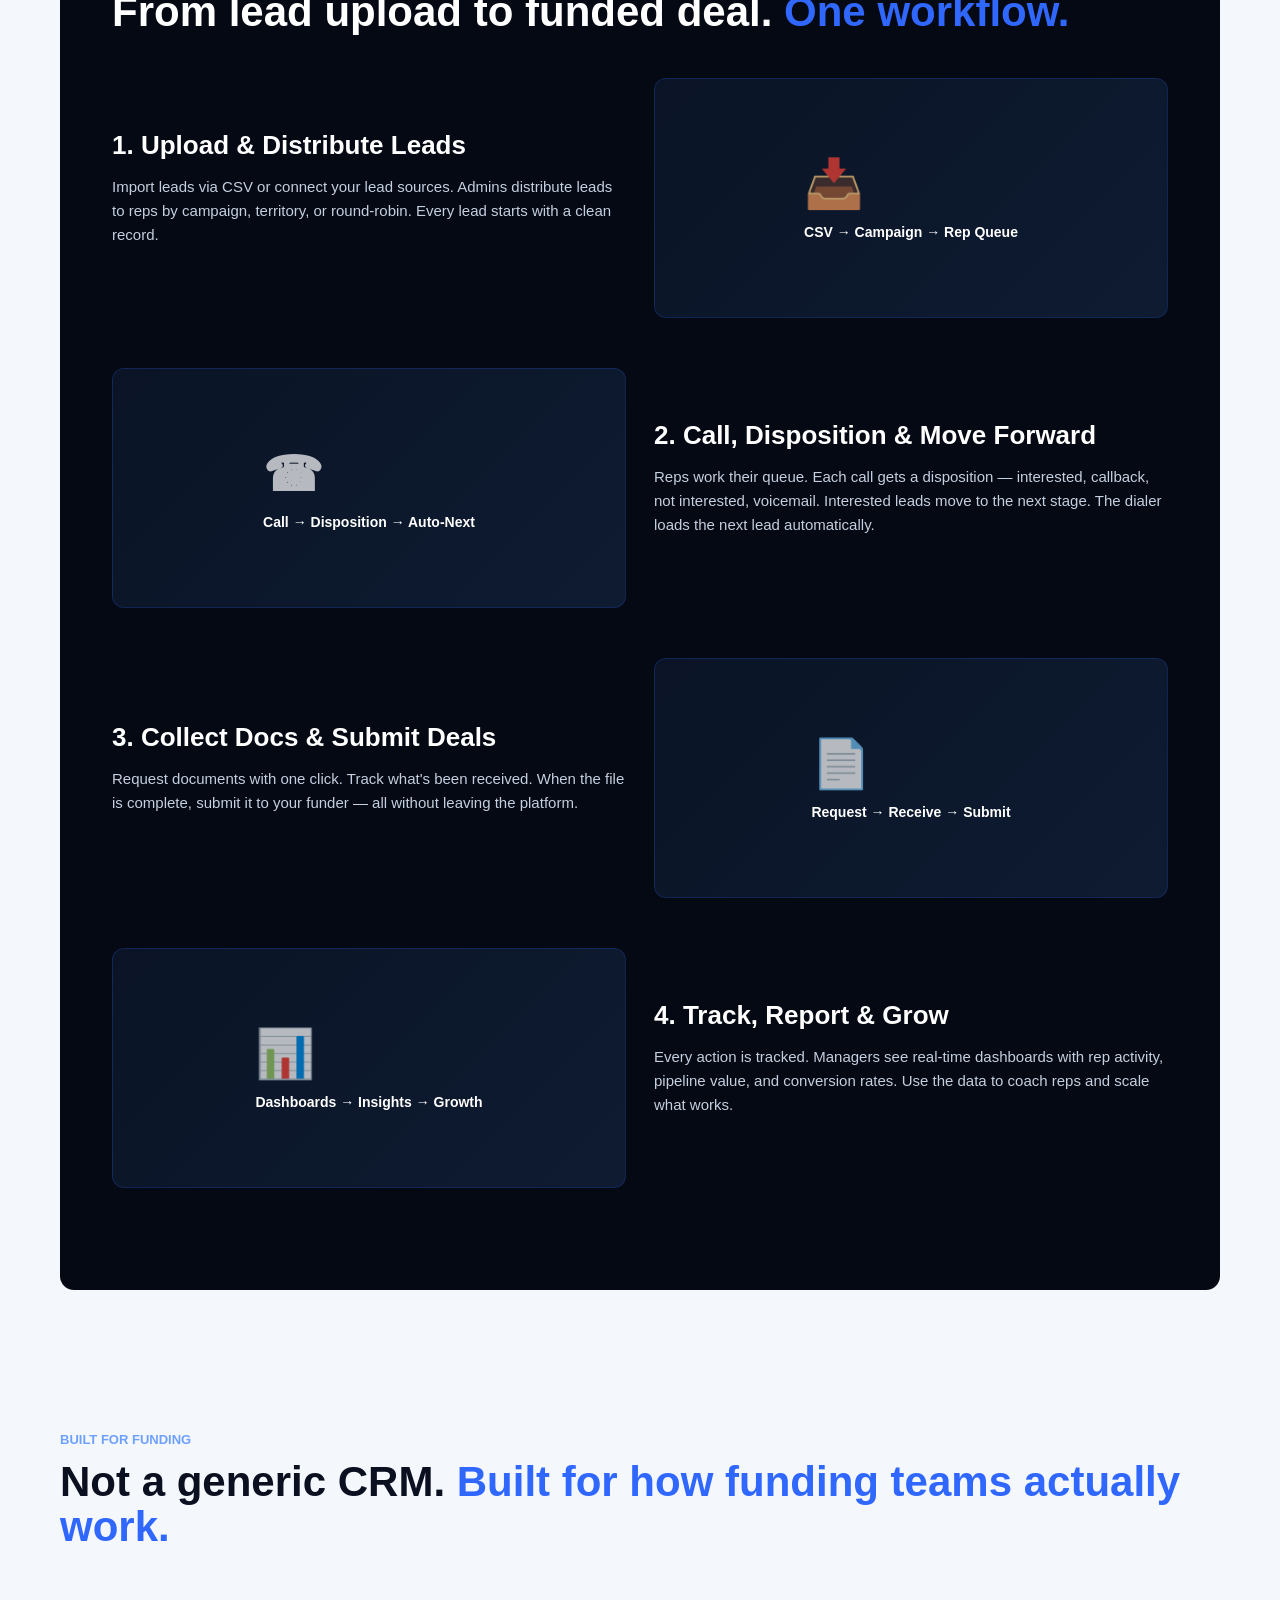
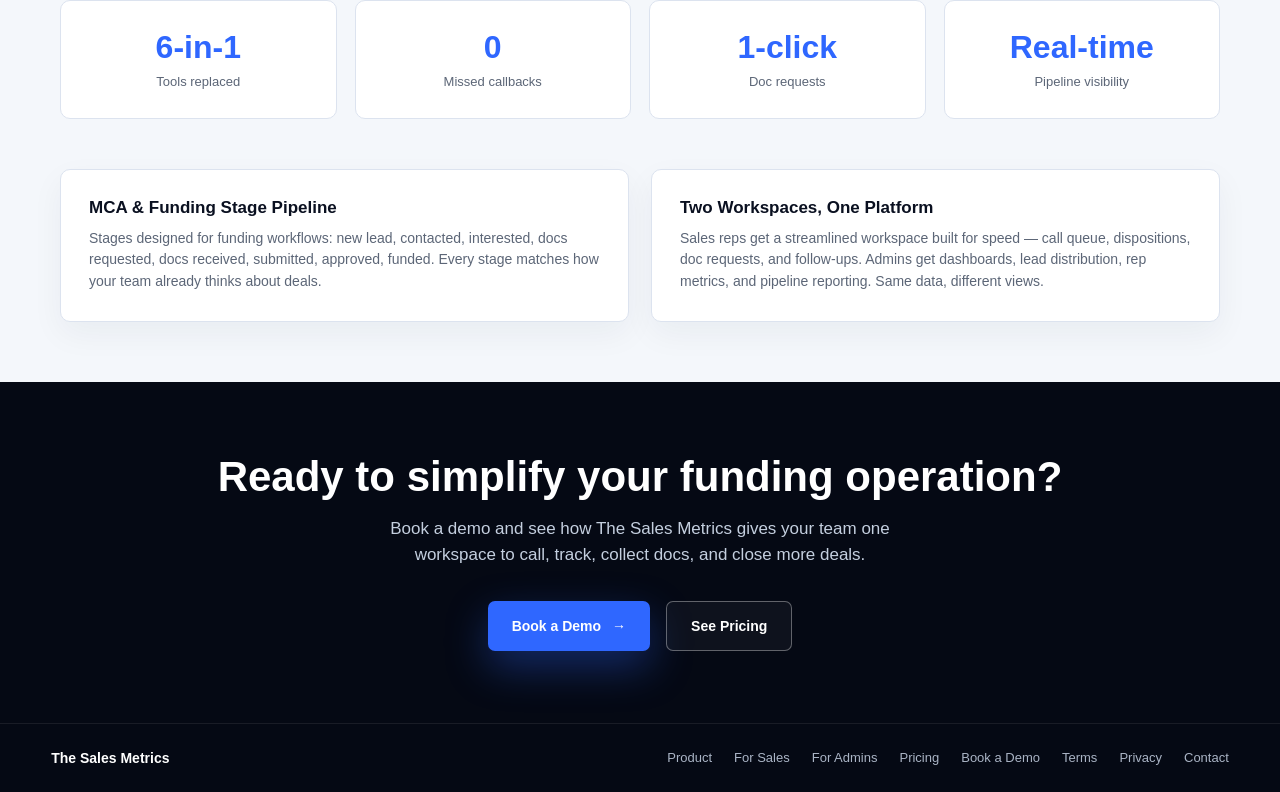
<file: product.html>
<!doctype html>
<html lang="en">
<head>
  <meta charset="utf-8">
  <meta name="viewport" content="width=device-width, initial-scale=1">
  <title>Product Overview | The Sales Metrics — Funding Dialer & CRM Workspace</title>
  <meta name="description" content="The Sales Metrics combines a power dialer, CRM pipeline, document collection, email tools, callbacks, and reporting into one workspace built for MCA and business funding teams.">
  <link rel="stylesheet" href="styles.css">
  <style>
    /* Page-specific overrides */
    .page-hero {
      position: relative;
      display: flex;
      flex-direction: column;
      align-items: center;
      text-align: center;
      padding: 140px clamp(22px, 4vw, 64px) 80px;
      color: var(--text);
      background: #030713;
      overflow: hidden;
    }
    .page-hero::before {
      content: "";
      position: absolute;
      inset: 0;
      background: radial-gradient(ellipse 60% 50% at 50% 0%, rgba(47,103,255,.14), transparent);
    }
    .page-hero > * { position: relative; z-index: 1; }
    .page-hero h1 { margin-bottom: 22px; font-size: clamp(40px, 5.5vw, 72px); line-height: .96; }
    .page-hero h1 span { color: var(--blue); }
    .page-hero > p { max-width: 620px; margin-bottom: 34px; color: #d8e0ef; font-size: 18px; line-height: 1.55; }

    .features-section {
      width: min(1160px, calc(100% - 44px));
      margin: 0 auto;
      padding: 60px 0;
    }
    .features-section .section-label {
      margin: 0 0 12px;
      color: var(--blue-2, #6ea1ff);
      font-size: 13px;
      font-weight: 900;
      text-transform: uppercase;
    }
    .features-section h2 {
      margin-bottom: 44px;
      font-size: clamp(28px, 4vw, 42px);
      line-height: 1.08;
    }
    .features-section h2 span { color: var(--blue); }

    .feature-grid {
      display: grid;
      grid-template-columns: repeat(3, 1fr);
      gap: 22px;
    }
    .feature-card {
      padding: 28px;
      border: 1px solid #dce3ef;
      border-radius: 10px;
      background: #fff;
      box-shadow: 0 12px 32px rgba(19,33,56,.05);
    }
    .feature-card .icon {
      display: grid;
      width: 44px;
      height: 44px;
      place-items: center;
      margin-bottom: 18px;
      border-radius: 10px;
      color: #fff;
      background: var(--blue);
      font-size: 18px;
      font-weight: 900;
    }
    .feature-card h3 { margin-bottom: 10px; font-size: 17px; }
    .feature-card p { margin: 0; color: #5c6677; font-size: 14px; line-height: 1.55; }

    .dark-section {
      color: #fff;
      background: #050914;
      border-radius: 14px;
      padding: 52px;
      margin-bottom: 22px;
    }
    .dark-section h2 { color: #fff; }
    .dark-section .feature-card {
      background: var(--panel, #0a1426);
      border-color: var(--line, rgba(255,255,255,.14));
      color: #fff;
    }
    .dark-section .feature-card h3 { color: #fff; }
    .dark-section .feature-card p { color: #c4cfdf; }

    .full-width-cta {
      display: flex;
      flex-direction: column;
      align-items: center;
      text-align: center;
      padding: 72px clamp(22px, 4vw, 64px);
      color: #fff;
      background: #050914;
    }
    .full-width-cta h2 { margin-bottom: 16px; font-size: clamp(28px, 4vw, 42px); line-height: 1.1; }
    .full-width-cta p { max-width: 520px; margin-bottom: 32px; color: #c4cfdf; font-size: 17px; line-height: 1.55; }

    .page-footer {
      display: flex;
      flex-wrap: wrap;
      justify-content: space-between;
      align-items: center;
      gap: 18px;
      padding: 26px clamp(22px, 4vw, 64px);
      color: #aab4c5;
      background: #050914;
      border-top: 1px solid rgba(255,255,255,.08);
      font-size: 13px;
    }
    .page-footer a:hover { color: #fff; }
    .footer-links { display: flex; flex-wrap: wrap; gap: 22px; }
    .footer-brand { color: #fff; font-weight: 900; font-size: 14px; }

    .highlight-row {
      display: grid;
      grid-template-columns: 1fr 1fr;
      gap: 28px;
      align-items: center;
      margin-bottom: 50px;
    }
    .highlight-row.reverse { direction: rtl; }
    .highlight-row.reverse > * { direction: ltr; }
    .highlight-text h3 { font-size: 26px; margin-bottom: 14px; line-height: 1.15; }
    .highlight-text p { color: #5c6677; font-size: 15px; line-height: 1.6; margin-bottom: 18px; }
    .highlight-visual {
      display: grid;
      place-items: center;
      min-height: 240px;
      border-radius: 12px;
      background: linear-gradient(135deg, #0a1426, #0e1b31);
      border: 1px solid rgba(47,103,255,.2);
      color: #fff;
      font-weight: 900;
      font-size: 14px;
    }
    .highlight-visual .big-icon {
      font-size: 48px;
      margin-bottom: 12px;
      opacity: .7;
    }

    .stat-row {
      display: grid;
      grid-template-columns: repeat(4, 1fr);
      gap: 18px;
      margin: 50px 0;
    }
    .stat-box {
      text-align: center;
      padding: 28px 18px;
      border-radius: 10px;
      background: #fff;
      border: 1px solid #dce3ef;
    }
    .stat-box strong { display: block; font-size: 32px; color: var(--blue); margin-bottom: 6px; }
    .stat-box span { color: #5c6677; font-size: 13px; }

    @media (max-width: 1050px) {
      .feature-grid { grid-template-columns: repeat(2, 1fr); }
      .highlight-row, .highlight-row.reverse { grid-template-columns: 1fr; }
      .stat-row { grid-template-columns: repeat(2, 1fr); }
    }
    @media (max-width: 720px) {
      .feature-grid, .stat-row { grid-template-columns: 1fr; }
      .dark-section { padding: 28px 18px; }
      .page-footer { flex-direction: column; text-align: center; }
      .footer-links { justify-content: center; }
    }
  </style>
</head>
<body>
  <header class="site-header">
    <a class="brand" href="/" aria-label="The Sales Metrics home">
      <span class="brand-mark">SM</span>
      <span>
        <strong>The Sales Metrics</strong>
        <small>Outbound workspace for funding teams</small>
      </span>
    </a>
    <nav class="nav-links" aria-label="Primary navigation">
      <a href="/product.html">Product</a>
      <a href="/for-sales.html">For Sales</a>
      <a href="/for-admins.html">For Admins</a>
      <a href="/#pricing">Pricing</a>
      <a href="/#resources">Resources</a>
    </nav>
    <a class="header-action" href="mailto:alexandra@lexcapitalgroup.net?subject=The%20Sales%20Metrics%20demo">Book a Demo</a>
  </header>

  <main>
    <!-- Hero -->
    <section class="page-hero">
      <p class="eyebrow">Product Overview</p>
      <h1>Everything your funding team needs.<br><span>One workspace.</span></h1>
      <p>The Sales Metrics replaces your dialer, CRM, email tools, doc collection, and spreadsheets with a single platform built specifically for MCA and business funding teams.</p>
      <div class="hero-actions">
        <a class="primary-action" href="mailto:alexandra@lexcapitalgroup.net?subject=The%20Sales%20Metrics%20demo">Book a Demo <span>&rarr;</span></a>
        <a class="secondary-action" href="/#pricing">See Pricing</a>
      </div>
    </section>

    <!-- Core Features -->
    <section class="features-section">
      <p class="section-label">Core Platform</p>
      <h2>Six tools in one. <span>Zero switching.</span></h2>
      <div class="feature-grid">
        <article class="feature-card">
          <div class="icon">&#9742;</div>
          <h3>Power Dialer with Auto-Next</h3>
          <p>Reps get a focused call queue that automatically loads the next lead after each disposition. No downtime between calls. Cellphone fallback dials mobile numbers when the main line doesn't connect.</p>
        </article>
        <article class="feature-card">
          <div class="icon">&#9881;</div>
          <h3>CRM Pipeline</h3>
          <p>Every lead moves through clear funding stages — from new to submitted, approved, and funded. Reps see their pipeline at a glance. Managers see the whole company's deals in one view.</p>
        </article>
        <article class="feature-card">
          <div class="icon">&#9993;</div>
          <h3>Email Tools</h3>
          <p>Send follow-up emails and document requests directly from the lead record. No switching to Outlook or Gmail. Every email is logged to the deal timeline automatically.</p>
        </article>
        <article class="feature-card">
          <div class="icon">&#128196;</div>
          <h3>Document Collection</h3>
          <p>Request bank statements, applications, and tax returns with one click. Track which documents have been received and which are still outstanding — all tied to the deal.</p>
        </article>
        <article class="feature-card">
          <div class="icon">&#128337;</div>
          <h3>Callbacks & Follow-Ups</h3>
          <p>Schedule callbacks that appear in the rep's queue at the right time. Follow-ups never slip through the cracks. The system reminds reps and surfaces overdue tasks automatically.</p>
        </article>
        <article class="feature-card">
          <div class="icon">&#128202;</div>
          <h3>Reporting & Analytics</h3>
          <p>Real-time dashboards show calls made, conversations had, deals moved, and revenue generated. Managers get team-wide metrics. Reps see their own performance. Export any report in seconds.</p>
        </article>
      </div>
    </section>

    <!-- How It Works -->
    <section class="features-section">
      <div class="dark-section">
        <p class="section-label" style="color: var(--blue-2);">How It Works</p>
        <h2>From lead upload to funded deal. <span>One workflow.</span></h2>

        <div class="highlight-row" style="margin-top: 40px;">
          <div class="highlight-text" style="color: #fff;">
            <h3 style="color: #fff;">1. Upload & Distribute Leads</h3>
            <p style="color: #c4cfdf;">Import leads via CSV or connect your lead sources. Admins distribute leads to reps by campaign, territory, or round-robin. Every lead starts with a clean record.</p>
          </div>
          <div class="highlight-visual">
            <div>
              <div class="big-icon">&#128229;</div>
              <div>CSV &rarr; Campaign &rarr; Rep Queue</div>
            </div>
          </div>
        </div>

        <div class="highlight-row reverse">
          <div class="highlight-text" style="color: #fff;">
            <h3 style="color: #fff;">2. Call, Disposition & Move Forward</h3>
            <p style="color: #c4cfdf;">Reps work their queue. Each call gets a disposition — interested, callback, not interested, voicemail. Interested leads move to the next stage. The dialer loads the next lead automatically.</p>
          </div>
          <div class="highlight-visual">
            <div>
              <div class="big-icon">&#9742;</div>
              <div>Call &rarr; Disposition &rarr; Auto-Next</div>
            </div>
          </div>
        </div>

        <div class="highlight-row">
          <div class="highlight-text" style="color: #fff;">
            <h3 style="color: #fff;">3. Collect Docs & Submit Deals</h3>
            <p style="color: #c4cfdf;">Request documents with one click. Track what's been received. When the file is complete, submit it to your funder — all without leaving the platform.</p>
          </div>
          <div class="highlight-visual">
            <div>
              <div class="big-icon">&#128196;</div>
              <div>Request &rarr; Receive &rarr; Submit</div>
            </div>
          </div>
        </div>

        <div class="highlight-row reverse">
          <div class="highlight-text" style="color: #fff;">
            <h3 style="color: #fff;">4. Track, Report & Grow</h3>
            <p style="color: #c4cfdf;">Every action is tracked. Managers see real-time dashboards with rep activity, pipeline value, and conversion rates. Use the data to coach reps and scale what works.</p>
          </div>
          <div class="highlight-visual">
            <div>
              <div class="big-icon">&#128202;</div>
              <div>Dashboards &rarr; Insights &rarr; Growth</div>
            </div>
          </div>
        </div>
      </div>
    </section>

    <!-- Built for Funding Teams -->
    <section class="features-section">
      <p class="section-label">Built for Funding</p>
      <h2>Not a generic CRM. <span>Built for how funding teams actually work.</span></h2>

      <div class="stat-row">
        <div class="stat-box">
          <strong>6-in-1</strong>
          <span>Tools replaced</span>
        </div>
        <div class="stat-box">
          <strong>0</strong>
          <span>Missed callbacks</span>
        </div>
        <div class="stat-box">
          <strong>1-click</strong>
          <span>Doc requests</span>
        </div>
        <div class="stat-box">
          <strong>Real-time</strong>
          <span>Pipeline visibility</span>
        </div>
      </div>

      <div class="feature-grid" style="grid-template-columns: repeat(2, 1fr);">
        <article class="feature-card">
          <h3>MCA & Funding Stage Pipeline</h3>
          <p>Stages designed for funding workflows: new lead, contacted, interested, docs requested, docs received, submitted, approved, funded. Every stage matches how your team already thinks about deals.</p>
        </article>
        <article class="feature-card">
          <h3>Two Workspaces, One Platform</h3>
          <p>Sales reps get a streamlined workspace built for speed — call queue, dispositions, doc requests, and follow-ups. Admins get dashboards, lead distribution, rep metrics, and pipeline reporting. Same data, different views.</p>
        </article>
      </div>
    </section>

    <!-- CTA -->
    <section class="full-width-cta">
      <h2>Ready to simplify your funding operation?</h2>
      <p>Book a demo and see how The Sales Metrics gives your team one workspace to call, track, collect docs, and close more deals.</p>
      <div class="hero-actions">
        <a class="primary-action" href="mailto:alexandra@lexcapitalgroup.net?subject=The%20Sales%20Metrics%20demo">Book a Demo <span>&rarr;</span></a>
        <a class="secondary-action" href="/#pricing">See Pricing</a>
      </div>
    </section>
  </main>

  <footer class="page-footer">
    <span class="footer-brand">The Sales Metrics</span>
    <div class="footer-links">
      <a href="/product.html">Product</a>
      <a href="/for-sales.html">For Sales</a>
      <a href="/for-admins.html">For Admins</a>
      <a href="/#pricing">Pricing</a>
      <a href="mailto:alexandra@lexcapitalgroup.net?subject=The%20Sales%20Metrics%20demo">Book a Demo</a>
      <a href="/#terms">Terms</a>
      <a href="/#privacy">Privacy</a>
      <a href="mailto:alexandra@lexcapitalgroup.net?subject=Contact%20The%20Sales%20Metrics">Contact</a>
    </div>
  </footer>
</body>
</html>
</file>
<file: styles.css>
:root {
  --bg: #050915;
  --bg-2: #07111f;
  --panel: #0a1426;
  --panel-2: #0e1b31;
  --text: #f7f9ff;
  --muted: #aeb9cc;
  --blue: #2f67ff;
  --blue-2: #6ea1ff;
  --green: #22c66b;
  --line: rgba(255, 255, 255, .14);
  --dark-line: rgba(9, 17, 31, .12);
  --white: #ffffff;
  --ink: #0a1020;
}

* { box-sizing: border-box; }
html { scroll-behavior: smooth; }
body {
  margin: 0;
  color: var(--ink);
  font-family: Arial, Helvetica, sans-serif;
  background: #f4f7fb;
}
a { color: inherit; text-decoration: none; }
button, input, select, textarea { font: inherit; }

.site-header {
  position: absolute;
  z-index: 10;
  top: 0;
  left: 0;
  right: 0;
  display: grid;
  grid-template-columns: 1fr auto 1fr;
  align-items: center;
  gap: 24px;
  padding: 22px clamp(22px, 4vw, 64px);
  color: var(--text);
}
.brand {
  display: inline-flex;
  align-items: center;
  gap: 12px;
  min-width: 0;
}
.brand-mark {
  display: grid;
  width: 44px;
  height: 44px;
  place-items: center;
  border-radius: 9px;
  color: #080d18;
  background: #fff;
  font-weight: 900;
  font-size: 16px;
}
.brand strong { display: block; font-size: 21px; line-height: 1; }
.brand small { display: block; margin-top: 4px; color: #d6def0; font-size: 13px; }
.nav-links {
  display: flex;
  align-items: center;
  gap: 34px;
  color: #fff;
  font-size: 14px;
  font-weight: 800;
}
.header-action {
  justify-self: end;
  display: inline-flex;
  align-items: center;
  justify-content: center;
  min-height: 44px;
  padding: 0 25px;
  border-radius: 7px;
  color: #fff;
  background: var(--blue);
  font-weight: 900;
  box-shadow: 0 14px 38px rgba(47, 103, 255, .38);
}

.hero {
  position: relative;
  display: grid;
  grid-template-columns: minmax(360px, .86fr) minmax(520px, 1.14fr);
  gap: 32px;
  min-height: 680px;
  overflow: hidden;
  padding: 118px clamp(22px, 4vw, 64px) 54px;
  color: var(--text);
  background: #030713;
}
.hero::before {
  content: "";
  position: absolute;
  inset: 0;
  background: rgba(47, 103, 255, .08);
}
.hero-copy,
.hero-product {
  position: relative;
  z-index: 1;
}
.hero-copy {
  align-self: center;
  max-width: 650px;
}
.eyebrow {
  margin: 0 0 14px;
  color: var(--blue-2);
  font-size: 13px;
  font-weight: 900;
  letter-spacing: 0;
  text-transform: uppercase;
}
.eyebrow.center { text-align: center; }
h1, h2, h3, h4, p { margin-top: 0; }
h1 {
  margin-bottom: 25px;
  font-size: clamp(52px, 6vw, 86px);
  line-height: .96;
  letter-spacing: 0;
}
h1 span { color: var(--blue); }
.hero-copy > p:not(.eyebrow) {
  max-width: 570px;
  margin-bottom: 32px;
  color: #d8e0ef;
  font-size: 18px;
  line-height: 1.55;
}
.hero-actions {
  display: flex;
  flex-wrap: wrap;
  gap: 16px;
}
.primary-action,
.secondary-action {
  display: inline-flex;
  align-items: center;
  justify-content: center;
  gap: 11px;
  min-height: 50px;
  padding: 0 24px;
  border-radius: 7px;
  font-size: 14px;
  font-weight: 900;
}
.primary-action {
  color: #fff;
  background: var(--blue);
  box-shadow: 0 16px 42px rgba(47, 103, 255, .35);
}
.secondary-action {
  border: 1px solid rgba(255, 255, 255, .34);
  color: #fff;
  background: rgba(255, 255, 255, .04);
}
.hero-points {
  display: grid;
  grid-template-columns: repeat(3, minmax(0, 1fr));
  gap: 18px;
  margin-top: 46px;
}
.hero-points article {
  display: grid;
  gap: 7px;
  min-width: 0;
}
.hero-points span {
  display: grid;
  width: 23px;
  height: 23px;
  place-items: center;
  border: 1px solid rgba(115, 160, 255, .75);
  border-radius: 50%;
  color: var(--blue-2);
  font-size: 10px;
}
.hero-points strong { color: #fff; font-size: 13px; }
.hero-points small { color: #bfcbdd; line-height: 1.45; }

.hero-product {
  display: grid;
  align-items: center;
  min-width: 0;
}
.interactive-preview {
  display: grid;
  grid-template-columns: 164px minmax(0, 1fr);
  min-height: 520px;
  overflow: hidden;
  border: 1px solid rgba(255, 255, 255, .24);
  border-radius: 22px;
  background: #f5f7fb;
  box-shadow: 0 38px 110px rgba(0, 0, 0, .48);
  transform: none;
}
.preview-rail {
  display: grid;
  align-content: start;
  gap: 14px;
  padding: 18px 14px;
  border-right: 1px solid #dce2eb;
  background: #f8fafc;
  color: #101827;
}
.preview-logo {
  display: grid;
  gap: 2px;
  padding-bottom: 14px;
  border-bottom: 1px solid #dce2eb;
}
.preview-logo span {
  display: grid;
  width: 32px;
  height: 32px;
  place-items: center;
  border-radius: 8px;
  background: #fff;
  box-shadow: 0 6px 16px rgba(15, 23, 42, .12);
  font-size: 12px;
  font-weight: 950;
}
.preview-logo strong { font-size: 12px; }
.preview-logo small,
.preview-field small,
.next-card small {
  color: #64748b;
  font-size: 10px;
}
.preview-field {
  display: grid;
  gap: 5px;
}
.preview-field span {
  min-height: 30px;
  padding: 8px 9px;
  border: 1px solid #d6dde8;
  border-radius: 7px;
  background: #fff;
  font-size: 11px;
}
.preview-checks {
  display: grid;
  gap: 9px;
  font-size: 10px;
  color: #334155;
}
.preview-checks span {
  position: relative;
  padding-left: 16px;
}
.preview-checks span::before {
  content: "";
  position: absolute;
  top: 3px;
  left: 0;
  width: 8px;
  height: 8px;
  border-radius: 2px;
  background: #2f67ff;
}
.preview-rail button,
.preview-header button,
.preview-row button,
.next-card button {
  min-height: 30px;
  border: 1px solid #d7dde7;
  border-radius: 7px;
  background: #fff;
  color: #111827;
  font-size: 10px;
  font-weight: 900;
}
.preview-rail button:last-child,
.next-card button {
  border-color: #111827;
  background: #111827;
  color: #fff;
}
.preview-workspace {
  display: grid;
  align-content: start;
  gap: 12px;
  min-width: 0;
  padding: 18px;
  color: #111827;
}
.preview-header,
.panel-title {
  display: flex;
  align-items: center;
  justify-content: space-between;
  gap: 14px;
}
.preview-header h3 {
  margin: 0 0 2px;
  font-size: 20px;
  line-height: 1.05;
}
.preview-header p {
  margin: 0;
  color: #64748b;
  font-size: 11px;
}
.preview-header button {
  padding: 0 12px;
}
.preview-nav {
  display: grid;
  grid-template-columns: repeat(5, minmax(0, 1fr));
  gap: 4px;
  padding: 5px;
  border: 1px solid #d9e0eb;
  border-radius: 14px;
  background: #fff;
}
.preview-nav button {
  min-height: 36px;
  border: 0;
  border-radius: 10px;
  background: transparent;
  color: #111827;
  font-size: 11px;
  font-weight: 950;
  cursor: pointer;
}
.preview-nav button.is-active {
  background: #050914;
  color: #fff;
  box-shadow: 0 10px 26px rgba(15, 23, 42, .24);
}
.preview-pills {
  display: flex;
  flex-wrap: wrap;
  gap: 8px;
  padding: 9px;
  border: 1px solid #d9e0eb;
  border-radius: 12px;
  background: #fff;
}
.preview-pills button {
  display: inline-flex;
  align-items: center;
  justify-content: center;
  min-height: 26px;
  padding: 0 12px;
  border: 1px solid #d9e0eb;
  border-radius: 999px;
  background: #fff;
  color: #111827;
  font-size: 10px;
  font-weight: 900;
  cursor: pointer;
}
.preview-pills button.is-active {
  border-color: #050914;
  background: #050914;
  color: #fff;
}
.preview-stats {
  display: grid;
  grid-template-columns: repeat(4, minmax(0, 1fr));
  gap: 10px;
}
.preview-stats article,
.preview-panel {
  border: 1px solid #d9e0eb;
  border-radius: 12px;
  background: #fff;
  box-shadow: 0 12px 28px rgba(15, 23, 42, .06);
}
.preview-stats article {
  padding: 14px;
}
.preview-stats strong {
  display: block;
  font-size: 22px;
  line-height: 1;
}
.preview-stats small {
  display: block;
  margin-top: 6px;
  color: #64748b;
  font-size: 11px;
}
.preview-body {
  display: grid;
  grid-template-columns: minmax(0, 1fr) 190px;
  gap: 12px;
}
.preview-panel {
  padding: 15px;
}
.panel-title strong,
.next-card strong {
  font-size: 13px;
}
.panel-title span {
  display: inline-flex;
  min-height: 22px;
  align-items: center;
  padding: 0 10px;
  border-radius: 999px;
  background: #dcfce7;
  color: #047857;
  font-size: 10px;
  font-weight: 900;
}
.call-placeholder {
  display: grid;
  min-height: 104px;
  margin: 12px 0;
  place-items: center;
  border: 1px dashed #cbd5e1;
  border-radius: 10px;
  color: #64748b;
  font-size: 11px;
}
.mini-form {
  display: grid;
  grid-template-columns: repeat(2, minmax(0, 1fr));
  gap: 10px;
}
.mini-form label,
.next-card div {
  display: grid;
  gap: 6px;
  min-height: 42px;
  padding: 8px;
  border: 1px solid #d9e0eb;
  border-radius: 7px;
  color: #111827;
  font-size: 9px;
  font-weight: 900;
  text-transform: uppercase;
}
.mini-form span {
  color: #64748b;
  font-size: 10px;
  font-weight: 500;
  text-transform: none;
}
.next-card {
  display: grid;
  align-content: start;
  gap: 8px;
}
.next-card > span {
  color: #111827;
  font-size: 13px;
  font-weight: 950;
}
.next-card div {
  background: #f8fafc;
}
.table-panel {
  grid-column: 1 / -1;
}
.preview-row {
  display: grid;
  grid-template-columns: minmax(0, 1.2fr) minmax(110px, .8fr) auto;
  align-items: center;
  gap: 10px;
  min-height: 58px;
  margin-top: 10px;
  padding: 10px;
  border: 1px solid #d9e0eb;
  border-radius: 10px;
  background: #f8fafc;
}
.preview-row strong {
  overflow: hidden;
  font-size: 12px;
  text-overflow: ellipsis;
  white-space: nowrap;
}
.preview-row span {
  color: #64748b;
  font-size: 11px;
}
.product-screenshot {
  display: block;
  width: 100%;
  border: 1px solid rgba(255, 255, 255, .22);
  border-radius: 18px;
  background: #f8fafc;
  box-shadow: 0 28px 80px rgba(0, 0, 0, .62);
  transform: rotate(1.4deg);
}
.app-preview {
  display: grid;
  grid-template-columns: 170px 1fr;
  min-height: 520px;
  overflow: hidden;
  border: 1px solid rgba(255, 255, 255, .22);
  border-radius: 18px;
  background: #f8fafc;
  box-shadow: 0 28px 80px rgba(0, 0, 0, .62);
  transform: rotate(1.4deg);
}
.preview-sidebar {
  display: grid;
  align-content: start;
  gap: 12px;
  padding: 18px;
  border-right: 1px solid #d8dee8;
  background: #eef2f7;
  color: #111827;
}
.mini-brand {
  display: flex;
  align-items: center;
  gap: 8px;
  margin-bottom: 8px;
  font-size: 12px;
  font-weight: 900;
}
.mini-brand span {
  display: grid;
  width: 28px;
  height: 28px;
  place-items: center;
  border-radius: 6px;
  color: #fff;
  background: #111827;
}
.preview-sidebar label {
  color: #64748b;
  font-size: 10px;
  font-weight: 900;
  text-transform: uppercase;
}
.mini-input,
.check-line {
  height: 34px;
  border: 1px solid #d7dde7;
  border-radius: 5px;
  background: #fff;
}
.mini-input.short { width: 80%; }
.check-line { height: 13px; border: 0; background: #dce5f2; }
.preview-sidebar button,
.preview-top button,
.send-button {
  min-height: 32px;
  border: 0;
  border-radius: 5px;
  color: #fff;
  background: #060a12;
  font-size: 11px;
  font-weight: 900;
}
.preview-main {
  display: grid;
  align-content: start;
  gap: 12px;
  padding: 18px;
  color: #111827;
}
.preview-top {
  display: flex;
  align-items: center;
  justify-content: space-between;
  gap: 16px;
}
.preview-top h3 { margin-bottom: 2px; font-size: 18px; }
.preview-top p { margin: 0; color: #64748b; font-size: 12px; }
.preview-top button { padding: 0 13px; background: #fff; color: #111827; border: 1px solid #d7dde7; }
.preview-tabs {
  display: flex;
  flex-wrap: wrap;
  gap: 7px;
}
.preview-tabs span {
  display: inline-flex;
  align-items: center;
  min-height: 26px;
  padding: 0 10px;
  border: 1px solid #d7dde7;
  border-radius: 5px;
  background: #fff;
  font-size: 10px;
  font-weight: 900;
}
.preview-tabs .active { color: #fff; background: #050914; border-color: #050914; }
.preview-stats {
  display: grid;
  grid-template-columns: repeat(4, 1fr);
  gap: 9px;
}
.preview-stats div,
.preview-grid section,
.preview-grid aside {
  border: 1px solid #d7dde7;
  border-radius: 8px;
  background: #fff;
}
.preview-stats div { padding: 13px; }
.preview-stats strong { display: block; font-size: 19px; }
.preview-stats small { color: #64748b; }
.preview-grid {
  display: grid;
  grid-template-columns: minmax(0, 1fr) 190px;
  gap: 10px;
}
.preview-grid section,
.preview-grid aside { padding: 14px; }
.preview-grid h4 { margin-bottom: 10px; font-size: 13px; }
.call-box {
  display: grid;
  min-height: 90px;
  place-items: center;
  border: 1px dashed #c7d0dd;
  border-radius: 6px;
  color: #64748b;
  font-size: 12px;
}
.form-grid {
  display: grid;
  grid-template-columns: repeat(2, 1fr);
  gap: 8px;
  margin: 12px 0;
}
.form-grid span,
.preview-grid aside div {
  display: block;
  height: 37px;
  border: 1px solid #d7dde7;
  border-radius: 5px;
  background: #f8fafc;
}
.send-button { width: 48%; }
.preview-grid aside strong { display: block; margin-bottom: 4px; font-size: 15px; }
.preview-grid aside p { color: #64748b; font-size: 12px; }
.preview-grid aside div { margin-top: 8px; height: 45px; }

.problem,
.workspace-strip,
.system-row,
.demo-panel,
.pricing {
  width: min(1160px, calc(100% - 44px));
  margin: 0 auto;
}
.problem { padding: 40px 0 30px; }
.problem h2 {
  margin: 0 auto 28px;
  max-width: 720px;
  text-align: center;
  font-size: clamp(28px, 4vw, 42px);
  line-height: 1.08;
}
.problem h2 span { color: var(--blue); }
.problem-grid {
  display: grid;
  grid-template-columns: 1fr 1.1fr 1.1fr 1fr;
  gap: 24px;
  align-items: stretch;
}
.list-card {
  padding: 22px;
  border: 1px solid #dce3ef;
  border-radius: 9px;
  background: #fff;
  box-shadow: 0 12px 32px rgba(19, 33, 56, .05);
}
.list-card h3 { font-size: 15px; margin-bottom: 14px; }
.list-card ul,
.workspace-card ul,
.demo-card ul {
  display: grid;
  gap: 10px;
  margin: 0;
  padding: 0;
  list-style: none;
}
.list-card li,
.workspace-card li,
.demo-card li {
  position: relative;
  padding-left: 21px;
  color: #4b5565;
  font-size: 13px;
  line-height: 1.35;
}
.list-card li::before {
  content: "x";
  position: absolute;
  left: 0;
  color: #f04452;
  font-weight: 900;
}
.list-card.positive { border-color: rgba(47, 103, 255, .58); }
.list-card.positive li::before {
  content: "check";
  color: var(--blue);
  font-size: 10px;
}
.tool-orbit {
  position: relative;
  display: grid;
  min-height: 210px;
  place-items: center;
}
.tool-orbit::before,
.tool-orbit::after {
  content: "";
  position: absolute;
  border: 1px dashed rgba(47, 103, 255, .25);
  border-radius: 50%;
}
.tool-orbit::before { width: 185px; height: 185px; }
.tool-orbit::after { width: 116px; height: 116px; }
.tool-orbit span {
  position: absolute;
  display: grid;
  width: 48px;
  height: 48px;
  place-items: center;
  border-radius: 14px;
  color: #fff;
  background: var(--blue);
  box-shadow: 0 12px 28px rgba(47, 103, 255, .22);
  font-size: 11px;
  font-weight: 900;
}
.tool-orbit span:nth-child(1) { transform: translate(-70px, -70px); }
.tool-orbit span:nth-child(2) { transform: translate(0, 0); }
.tool-orbit span:nth-child(3) { transform: translate(82px, -24px); }
.tool-orbit span:nth-child(4) { transform: translate(-94px, 18px); background: #f5ba22; }
.tool-orbit span:nth-child(5) { transform: translate(-42px, 83px); }
.tool-orbit span:nth-child(6) { transform: translate(50px, 78px); background: #79a8ff; }

.workspace-strip {
  margin-top: 0;
  padding: 18px 16px 16px;
  border-radius: 12px;
  color: #fff;
  background: #050914;
  box-shadow: 0 18px 46px rgba(5, 9, 20, .22);
}
.section-title { text-align: center; }
.section-title h2 { margin-bottom: 6px; font-size: 24px; }
.section-title p { margin-bottom: 18px; color: #c4cfdf; }
.workspace-grid {
  display: grid;
  grid-template-columns: repeat(2, 1fr);
  gap: 16px;
}
.workspace-card {
  position: relative;
  display: grid;
  min-height: 332px;
  align-content: center;
  overflow: hidden;
  padding: 28px 48% 28px 28px;
  border: 1px solid var(--line);
  border-radius: 10px;
  background: var(--panel);
}
.admin-card { background: #081a18; }
.card-label {
  margin-bottom: 22px;
  color: var(--blue-2);
  font-size: 12px;
  font-weight: 900;
  text-transform: uppercase;
}
.admin-card .card-label { color: #38df83; }
.workspace-card h3 { margin-bottom: 18px; font-size: 28px; line-height: 1.08; }
.workspace-card li { color: #eef4ff; }
.workspace-card li::before,
.demo-card li::before {
  content: "check";
  position: absolute;
  left: 0;
  color: #fff;
  font-size: 10px;
  font-weight: 900;
}
.admin-card li::before { color: var(--green); }
.workspace-card a {
  display: inline-flex;
  align-items: center;
  justify-content: center;
  width: fit-content;
  min-height: 42px;
  margin-top: 22px;
  padding: 0 18px;
  border-radius: 6px;
  color: #fff;
  background: var(--blue);
  font-size: 13px;
  font-weight: 900;
}
.admin-card a { background: #17b861; }
.small-preview {
  position: absolute;
  top: 46px;
  right: 18px;
  width: 43%;
  height: 238px;
  border: 1px solid rgba(255, 255, 255, .18);
  border-radius: 8px;
  background: #f8fafc;
  box-shadow: 0 18px 40px rgba(0, 0, 0, .34);
}
.small-preview::before {
  content: "";
  position: absolute;
  inset: 14px;
  border-radius: 6px;
  background:
    linear-gradient(#080d18 0 18px, transparent 18px 28px, #eef2f7 28px 72px, transparent 72px 86px, #eef2f7 86px 130px, transparent 130px),
    repeating-linear-gradient(0deg, transparent 0 40px, #dce3ef 40px 41px);
}
.admin-preview::before {
  background:
    linear-gradient(#fff 0 48px, transparent 48px 62px, #eef2f7 62px 150px, transparent 150px),
    repeating-linear-gradient(90deg, transparent 0 62px, #dce3ef 62px 63px);
}

.system-row {
  display: grid;
  grid-template-columns: 1fr 90px 250px;
  gap: 28px;
  align-items: center;
  margin-top: 18px;
  padding: 24px 36px;
  border-radius: 10px;
  color: #fff;
  background: #050914;
}
.system-row h2 { margin-bottom: 18px; font-size: 24px; }
.stack-flow {
  display: flex;
  flex-wrap: wrap;
  gap: 18px;
}
.stack-flow span {
  display: inline-flex;
  align-items: center;
  min-height: 38px;
  padding: 0 14px;
  border: 1px solid rgba(255,255,255,.18);
  border-radius: 999px;
  color: #dbe6fb;
  font-size: 12px;
}
.system-row > strong {
  display: grid;
  width: 84px;
  height: 84px;
  place-items: center;
  border-radius: 16px;
  background: var(--blue);
  box-shadow: 0 0 38px rgba(47, 103, 255, .65);
  font-size: 32px;
}
.system-row p {
  margin: 0;
  color: #fff;
  font-size: 20px;
  font-weight: 900;
  line-height: 1.45;
}

.demo-panel {
  display: grid;
  grid-template-columns: .78fr 1.22fr;
  gap: 28px;
  align-items: stretch;
  margin-top: 18px;
  padding: 38px;
  border-radius: 10px;
  color: #fff;
  background: #07101f;
}
.demo-panel h2 {
  margin-bottom: 16px;
  color: #dfe7f7;
  font-size: 34px;
  line-height: 1.14;
}
.demo-panel p {
  max-width: 420px;
  color: #c1ccdd;
  line-height: 1.55;
}
.demo-card {
  position: relative;
  display: grid;
  grid-template-columns: 1fr 255px;
  min-height: 230px;
  overflow: hidden;
  border-radius: 9px;
  background: #dfe8f6;
}
.demo-card::before {
  content: "";
  margin: 24px;
  border-radius: 8px;
  background: #fff;
  box-shadow: inset 0 0 0 1px #d8dee8;
}
.demo-play-button {
  position: absolute;
  display: inline-flex;
  align-items: center;
  justify-content: center;
  left: 42%;
  top: 50%;
  width: 76px;
  height: 76px;
  border: 0;
  border-radius: 50%;
  color: #fff;
  background: var(--blue);
  box-shadow: 0 18px 40px rgba(47, 103, 255, .36);
  font-size: 14px;
  font-weight: 900;
  text-decoration: none;
  transform: translate(-50%, -50%);
}
.demo-card aside {
  display: grid;
  align-content: center;
  padding: 24px;
  color: var(--ink);
  background: rgba(255, 255, 255, .92);
}
.demo-card h3 { margin-bottom: 16px; }
.demo-card li { color: #263247; }
.demo-card li::before { color: var(--ink); }
.demo-card strong { margin-top: 14px; font-size: 13px; }

.pricing {
  display: grid;
  grid-template-columns: .55fr 1fr;
  gap: 28px;
  padding: 54px 0 62px;
}
.pricing h2 { font-size: 32px; }
.pricing-note {
  margin-top: 12px;
  color: #5c6677;
  line-height: 1.55;
}
.pricing-grid {
  display: grid;
  grid-template-columns: repeat(3, 1fr);
  gap: 14px;
}
.pricing-grid article {
  display: grid;
  align-content: start;
  padding: 22px;
  border: 1px solid #dce3ef;
  border-radius: 9px;
  background: #fff;
}
.pricing-grid h3 { margin-bottom: 12px; }
.pricing-grid strong { display: block; margin-bottom: 12px; font-size: 28px; }
.pricing-grid p { margin-bottom: 0; color: #5c6677; line-height: 1.5; }
.pricing-grid .featured-price {
  border-color: rgba(47, 103, 255, .58);
  box-shadow: 0 18px 46px rgba(47, 103, 255, .12);
}
.pricing-grid a {
  display: inline-flex;
  align-items: center;
  justify-content: center;
  width: fit-content;
  min-height: 40px;
  margin-top: 20px;
  padding: 0 18px;
  border-radius: 7px;
  color: #fff;
  background: var(--blue);
  font-size: 13px;
  font-weight: 900;
  text-decoration: none;
}

.site-footer {
  display: flex;
  justify-content: space-between;
  gap: 18px;
  padding: 26px clamp(22px, 4vw, 64px);
  color: #aab4c5;
  background: #050914;
}
.site-footer span:first-child { color: #fff; font-weight: 900; }

@media (max-width: 1050px) {
  .site-header { grid-template-columns: 1fr auto; }
  .nav-links { display: none; }
  .hero { grid-template-columns: 1fr; padding-top: 110px; }
  .product-screenshot { transform: none; }
  .app-preview { transform: none; }
  .interactive-preview { transform: none; }
  .problem-grid { grid-template-columns: repeat(2, 1fr); }
  .workspace-grid,
  .demo-panel,
  .pricing { grid-template-columns: 1fr; }
  .system-row { grid-template-columns: 1fr; }
}

@media (max-width: 720px) {
  .site-header {
    position: relative;
    grid-template-columns: 1fr;
    background: #050914;
  }
  .header-action { justify-self: stretch; }
  .hero {
    min-height: auto;
    padding-top: 42px;
  }
  .hero-points,
  .problem-grid,
  .pricing-grid,
  .preview-stats,
  .preview-grid,
  .preview-body { grid-template-columns: 1fr; }
  .interactive-preview { grid-template-columns: 1fr; }
  .preview-rail { display: none; }
  .preview-workspace { padding: 12px; }
  .preview-nav { grid-template-columns: 1fr; }
  .preview-stats { grid-template-columns: repeat(2, minmax(0, 1fr)); }
  .mini-form,
  .preview-row { grid-template-columns: 1fr; }
  .app-preview { grid-template-columns: 1fr; }
  .preview-sidebar { display: none; }
  .workspace-card { padding: 24px; }
  .small-preview { position: relative; top: auto; right: auto; width: 100%; margin-top: 20px; }
  .demo-card { grid-template-columns: 1fr; }
  .demo-card::before { min-height: 180px; }
  .demo-play-button { left: 50%; top: 36%; }
  .primary-action,
  .secondary-action { width: 100%; }
  .site-footer { flex-direction: column; }
}
</file>
